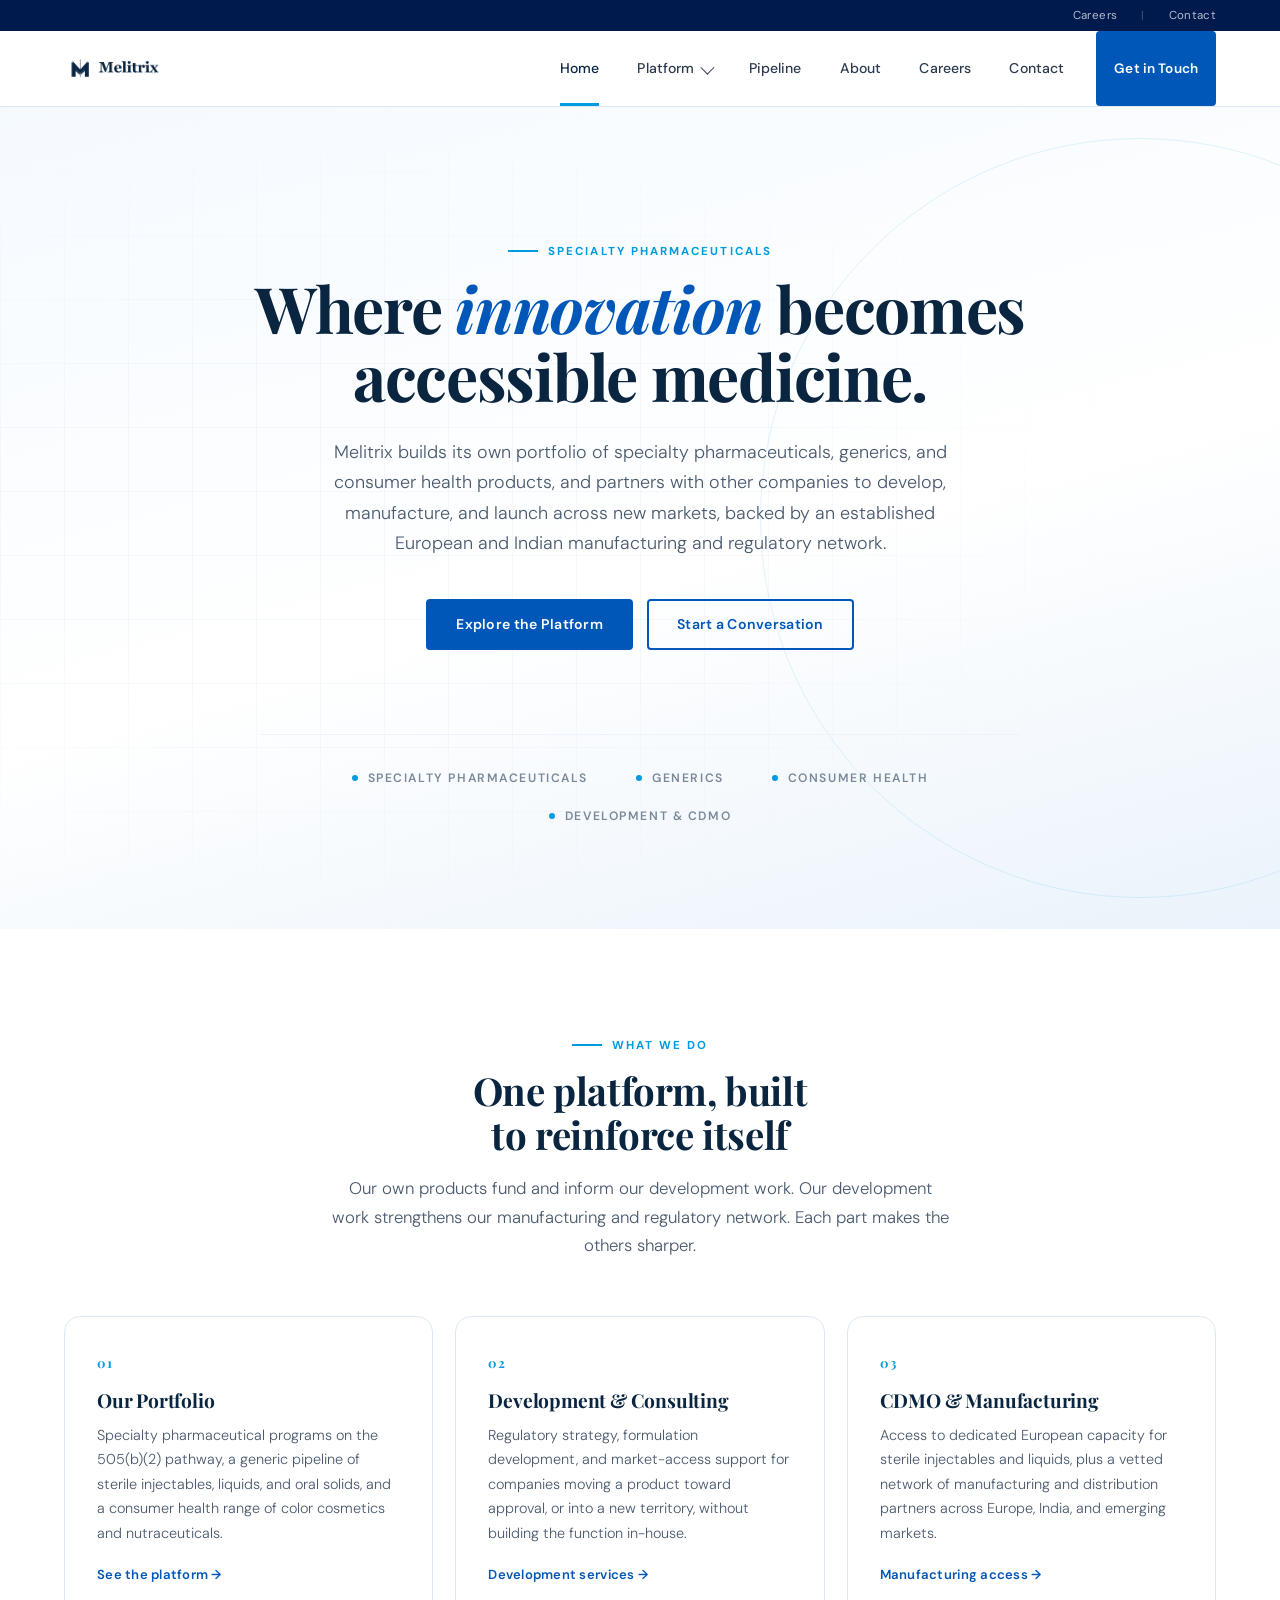
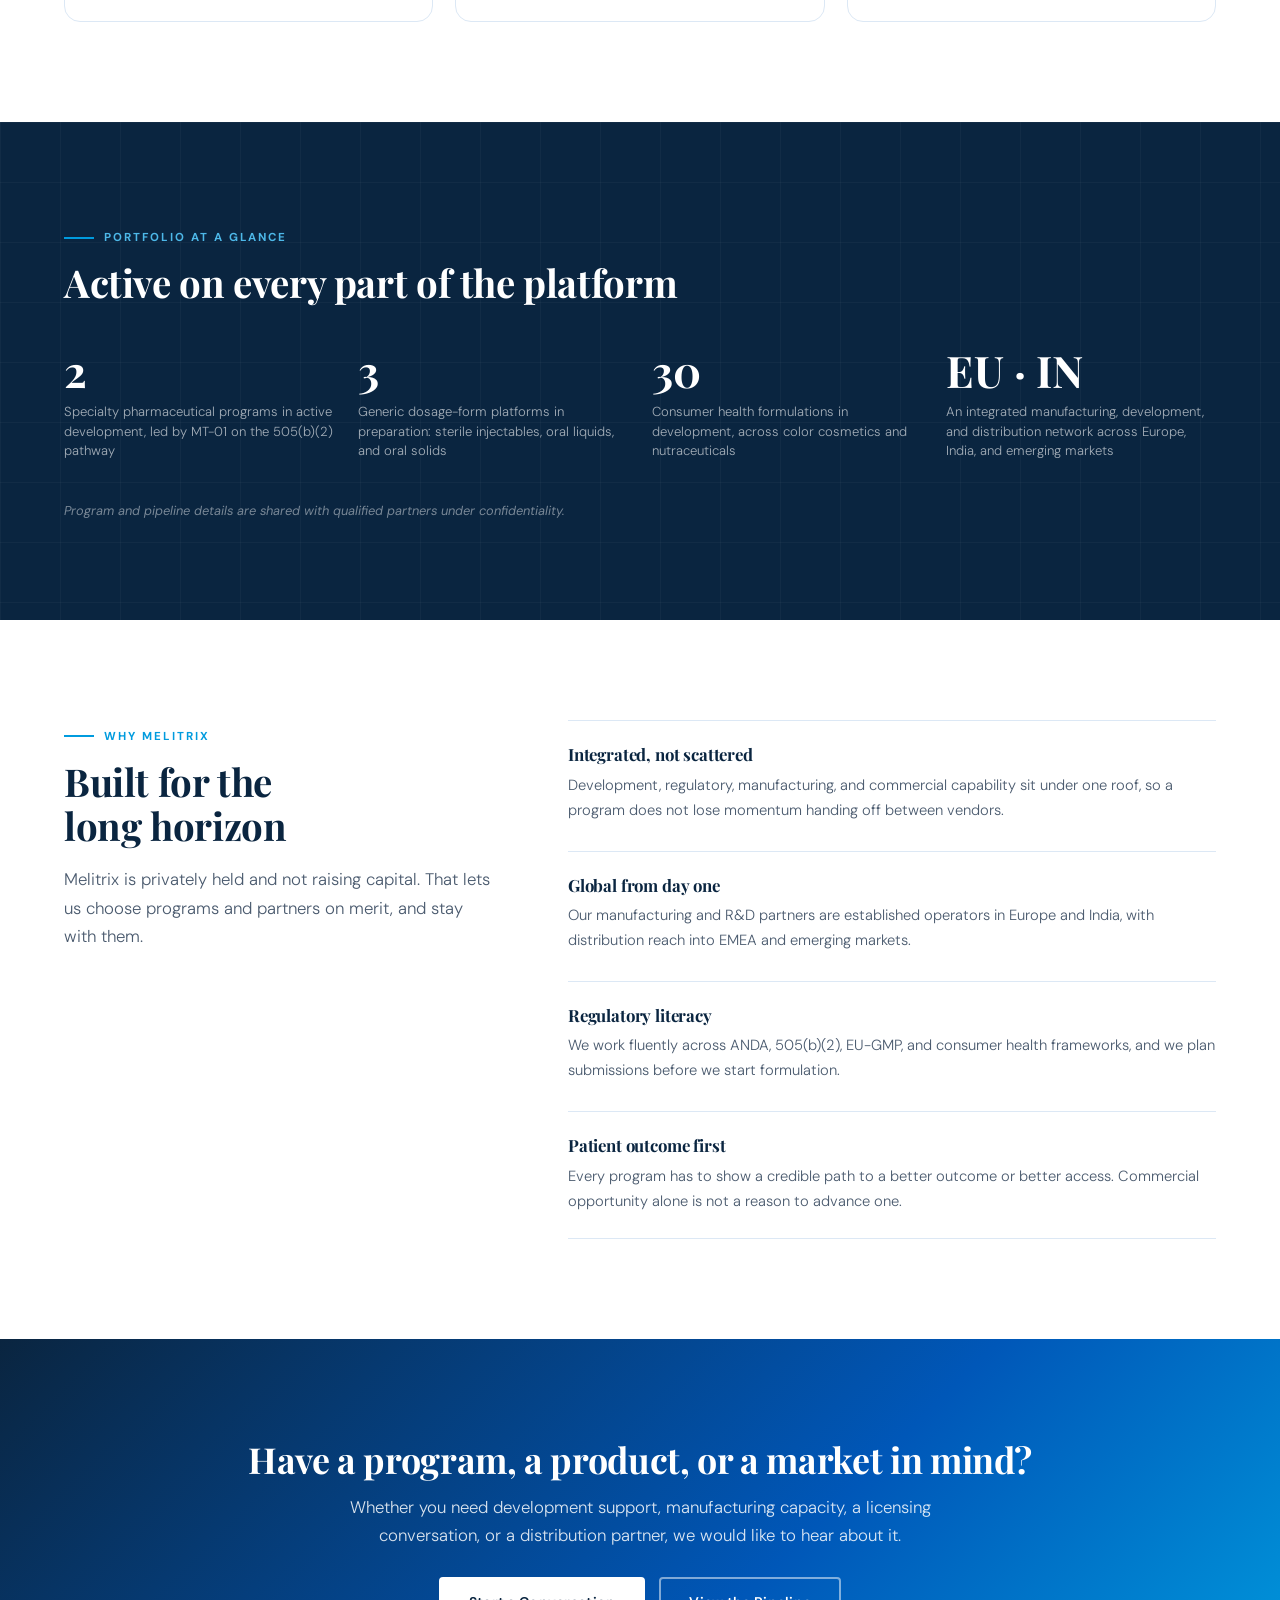
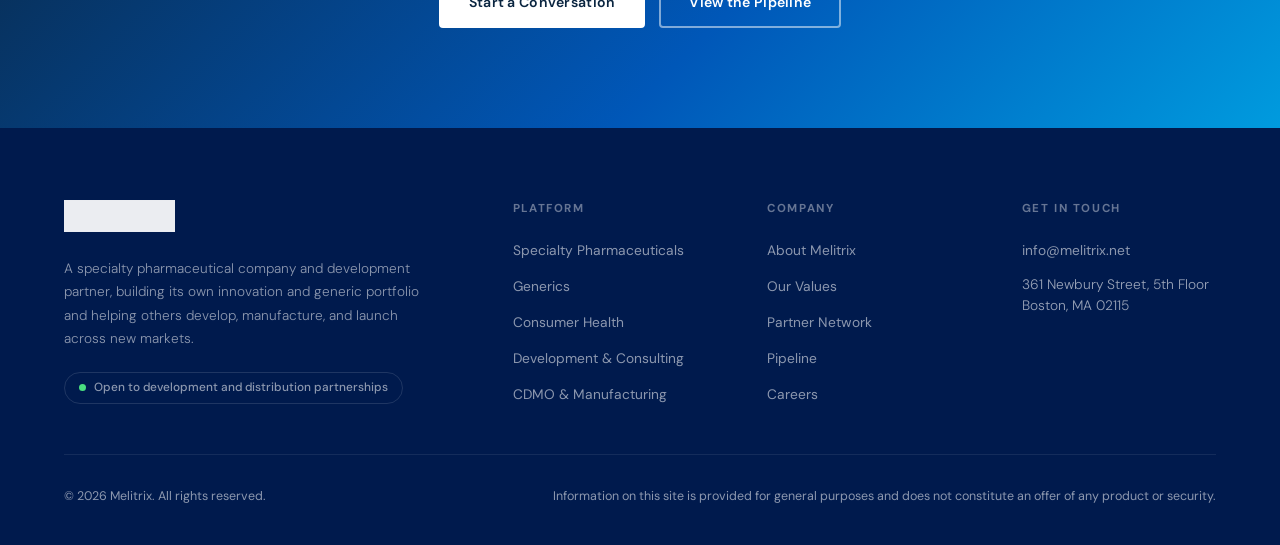
<file: index.html>
<!DOCTYPE html>
<html lang="en">
<head>
<meta charset="UTF-8">
<meta name="viewport" content="width=device-width, initial-scale=1.0">
<title>Melitrix, Specialty Pharmaceutical Company &amp; Development Partner</title>
<meta name="description" content="Melitrix is a specialty pharmaceutical company and development partner, building an innovation and generic portfolio and helping companies develop, manufacture, and launch products across new markets.">
<link rel="canonical" href="https://melitrix.net/">
<link rel="icon" href="/favicon.ico" sizes="48x48">
<link rel="icon" type="image/svg+xml" href="/assets/favicon.svg">
<link rel="icon" type="image/png" sizes="32x32" href="/assets/favicon-32.png">
<link rel="apple-touch-icon" href="/assets/apple-touch-icon.png">
<meta name="theme-color" content="#0a2540">
<meta property="og:type" content="website">
<meta property="og:site_name" content="Melitrix">
<meta property="og:title" content="Melitrix, Specialty Pharmaceutical Company &amp; Development Partner">
<meta property="og:description" content="Building an innovation and generic portfolio, and helping companies develop, manufacture, and launch products across new markets.">
<meta property="og:url" content="https://melitrix.net/">
<meta property="og:image" content="https://melitrix.net/assets/og-image.png">
<meta name="twitter:card" content="summary_large_image">
<link href="https://fonts.googleapis.com/css2?family=Playfair+Display:wght@400;600;700&family=DM+Sans:ital,wght@0,300;0,400;0,500;0,600;1,300&display=swap" rel="stylesheet">
<link rel="stylesheet" href="assets/shared.css?v=4">
<style>
  /* ─── HERO ─── */
  .home-hero {
    position: relative;
    overflow: hidden;
    padding: 128px 5% 104px;
    display: flex;
    align-items: center;
    background: linear-gradient(165deg, #f5faff 0%, #ffffff 55%, #eaf3fb 100%);
  }
  .home-hero::before {
    content: '';
    position: absolute; inset: 0;
    background-image:
      linear-gradient(rgba(0,87,184,0.04) 1px, transparent 1px),
      linear-gradient(90deg, rgba(0,87,184,0.04) 1px, transparent 1px);
    background-size: 64px 64px;
    pointer-events: none;
    mask-image: radial-gradient(ellipse 80% 70% at 30% 50%, black 30%, transparent 75%);
    -webkit-mask-image: radial-gradient(ellipse 80% 70% at 30% 50%, black 30%, transparent 75%);
  }
  .home-hero::after {
    content: '';
    position: absolute;
    right: -240px; top: 50%;
    transform: translateY(-50%);
    width: 760px; height: 760px;
    border-radius: 50%;
    border: 1px solid rgba(0,155,222,0.12);
    pointer-events: none;
  }
  .home-hero-inner {
    position: relative; z-index: 2;
    max-width: 960px;
    margin: 0 auto;
    width: 100%;
    text-align: center;
  }
  .home-hero h1 {
    font-size: clamp(2.5rem, 5vw, 4.2rem);
    font-weight: 700;
    color: var(--navy);
    margin-bottom: 26px;
    text-wrap: balance;
    letter-spacing: -0.02em;
    line-height: 1.07;
  }
  .home-hero h1 em { font-style: italic; color: var(--blue); }
  .home-hero-sub {
    font-size: clamp(1.02rem, 1.4vw, 1.2rem);
    line-height: 1.7;
    color: var(--slate);
    margin: 0 auto 40px;
    font-weight: 300;
    max-width: 660px;
    text-wrap: pretty;
  }
  .home-hero-actions {
    display: flex; gap: 14px;
    justify-content: center;
    flex-wrap: wrap;
  }
  .home-creds {
    margin-top: 84px;
    padding-top: 34px;
    border-top: 1px solid var(--border-soft);
    display: flex;
    flex-wrap: wrap;
    justify-content: center;
    gap: 20px 48px;
    max-width: 760px;
    margin-left: auto;
    margin-right: auto;
  }
  .home-cred {
    font-size: 0.76rem;
    font-weight: 600;
    letter-spacing: 0.13em;
    text-transform: uppercase;
    color: var(--light-slate);
    display: flex; align-items: center; gap: 10px;
  }
  .home-cred-dot {
    width: 6px; height: 6px;
    border-radius: 50%;
    background: var(--sky);
    flex-shrink: 0;
  }

  /* ─── SECTION HEAD (centered) ─── */
  .home-sec-head { text-align: center; max-width: 640px; margin: 0 auto 56px; }
  .home-sec-head .eyebrow { justify-content: center; }
  .home-sec-head .section-lead { margin-left: auto; margin-right: auto; }

  /* ─── PILLARS ─── */
  .pillars {
    display: grid;
    grid-template-columns: repeat(3, 1fr);
    gap: 22px;
  }
  .pillar {
    background: white;
    border: 1px solid var(--border);
    border-radius: 16px;
    padding: 36px 32px;
    display: flex; flex-direction: column;
    transition: transform 0.2s, box-shadow 0.2s, border-color 0.2s;
  }
  .pillar:hover {
    transform: translateY(-4px);
    border-color: var(--sky);
    box-shadow: var(--shadow-md);
  }
  .pillar-num {
    font-family: 'Playfair Display', serif;
    font-size: 0.82rem;
    font-weight: 700;
    letter-spacing: 0.16em;
    color: var(--sky);
    margin-bottom: 16px;
  }
  .pillar h3 {
    font-size: 1.2rem;
    font-weight: 700;
    color: var(--navy);
    margin-bottom: 12px;
  }
  .pillar p {
    font-size: 0.9rem;
    line-height: 1.7;
    color: var(--slate);
    font-weight: 300;
    margin-bottom: 20px;
    flex: 1;
  }
  .pillar-link {
    font-size: 0.82rem;
    font-weight: 600;
    color: var(--blue);
    text-decoration: none;
    letter-spacing: 0.02em;
  }
  .pillar-link::after { content: ' →'; }
  .pillar-link:hover { color: var(--navy); }

  /* ─── METRICS BAND ─── */
  .metrics {
    background: var(--navy);
    color: white;
    position: relative;
    overflow: hidden;
  }
  .metrics::before {
    content: '';
    position: absolute; inset: 0;
    background-image:
      linear-gradient(rgba(255,255,255,0.03) 1px, transparent 1px),
      linear-gradient(90deg, rgba(255,255,255,0.03) 1px, transparent 1px);
    background-size: 60px 60px;
    pointer-events: none;
  }
  .metrics .container { position: relative; z-index: 2; }
  .metrics-grid {
    display: grid;
    grid-template-columns: repeat(4, 1fr);
    gap: 24px;
    margin-top: 8px;
  }
  .metric { text-align: left; }
  .metric-value {
    font-family: 'Playfair Display', serif;
    font-size: clamp(2rem, 3.4vw, 2.9rem);
    font-weight: 700;
    color: white;
    line-height: 1;
    margin-bottom: 10px;
  }
  .metric-label {
    font-size: 0.82rem;
    line-height: 1.5;
    color: rgba(255,255,255,0.62);
    font-weight: 300;
  }
  .metrics-note {
    margin-top: 40px;
    font-size: 0.8rem;
    color: rgba(255,255,255,0.45);
    font-style: italic;
  }

  /* ─── WHY ─── */
  .why-inner {
    display: grid;
    grid-template-columns: 0.8fr 1.2fr;
    gap: 72px;
    align-items: start;
  }
  .why-list { display: flex; flex-direction: column; gap: 4px; }
  .why-item {
    padding: 24px 0;
    border-top: 1px solid var(--border);
  }
  .why-item:last-child { border-bottom: 1px solid var(--border); }
  .why-item h4 {
    font-size: 1.05rem;
    font-weight: 700;
    color: var(--navy);
    margin-bottom: 8px;
  }
  .why-item p {
    font-size: 0.92rem;
    line-height: 1.7;
    color: var(--slate);
    font-weight: 300;
  }

  /* ─── CTA BAND ─── */
  .home-cta {
    background: linear-gradient(135deg, var(--navy) 0%, var(--blue) 60%, var(--sky) 100%);
    color: white;
    text-align: center;
  }
  .home-cta h2 {
    color: white;
    font-size: clamp(1.7rem, 2.8vw, 2.3rem);
    margin-bottom: 14px;
  }
  .home-cta p {
    color: rgba(255,255,255,0.85);
    font-size: 1.05rem;
    max-width: 600px;
    margin: 0 auto 28px;
    font-weight: 300;
    line-height: 1.65;
  }
  .home-cta-actions { display: flex; gap: 14px; justify-content: center; flex-wrap: wrap; }

  @media (max-width: 900px) {
    .pillars { grid-template-columns: 1fr; }
    .metrics-grid { grid-template-columns: 1fr 1fr; gap: 32px 24px; }
    .why-inner { grid-template-columns: 1fr; gap: 32px; }
  }
  @media (max-width: 700px) {
    .home-hero { padding: 104px 5% 84px; }
    .home-creds { gap: 14px 22px; margin-top: 56px; }
  }
  @media (max-width: 560px) {
    .metrics-grid { grid-template-columns: 1fr; }
    .home-hero h1 { font-size: 2.1rem; }
    .home-hero-inner { min-width: 0; }
    .home-hero-actions .btn { flex: 1 1 100%; justify-content: center; }
  }
  @media (max-width: 400px) {
    .home-hero h1 { font-size: 1.85rem; }
  }
</style>
</head>
<body>

<div id="site-nav"></div>

<!-- HERO -->
<section class="home-hero" data-screen-label="Home">
  <div class="home-hero-inner">
    <div class="eyebrow reveal" style="justify-content:center;">Specialty Pharmaceuticals</div>
    <h1 class="reveal reveal-delay-1">Where <em>innovation</em> becomes accessible medicine.</h1>
    <p class="home-hero-sub reveal reveal-delay-2">Melitrix builds its own portfolio of specialty pharmaceuticals, generics, and consumer health products, and partners with other companies to develop, manufacture, and launch across new markets, backed by an established European and Indian manufacturing and regulatory network.</p>
    <div class="home-hero-actions reveal reveal-delay-3">
      <a href="asset-classes.html" class="btn btn-primary">Explore the Platform</a>
      <a href="contact.html" class="btn btn-outline">Start a Conversation</a>
    </div>

    <div class="home-creds reveal reveal-delay-3">
      <div class="home-cred"><span class="home-cred-dot"></span>Specialty Pharmaceuticals</div>
      <div class="home-cred"><span class="home-cred-dot"></span>Generics</div>
      <div class="home-cred"><span class="home-cred-dot"></span>Consumer Health</div>
      <div class="home-cred"><span class="home-cred-dot"></span>Development &amp; CDMO</div>
    </div>
  </div>
</section>

<!-- PILLARS -->
<section data-screen-label="Home / What we do">
  <div class="container">
    <div class="home-sec-head">
      <div class="eyebrow reveal">What We Do</div>
      <h2 class="section-title reveal reveal-delay-1">One platform, built to reinforce itself</h2>
      <p class="section-lead reveal reveal-delay-2">Our own products fund and inform our development work. Our development work strengthens our manufacturing and regulatory network. Each part makes the others sharper.</p>
    </div>
    <div class="pillars">
      <div class="pillar reveal">
        <div class="pillar-num">01</div>
        <h3>Our Portfolio</h3>
        <p>Specialty pharmaceutical programs on the 505(b)(2) pathway, a generic pipeline of sterile injectables, liquids, and oral solids, and a consumer health range of color cosmetics and nutraceuticals.</p>
        <a href="asset-classes.html#specialty" class="pillar-link">See the platform</a>
      </div>
      <div class="pillar reveal reveal-delay-1">
        <div class="pillar-num">02</div>
        <h3>Development &amp; Consulting</h3>
        <p>Regulatory strategy, formulation development, and market-access support for companies moving a product toward approval, or into a new territory, without building the function in-house.</p>
        <a href="asset-classes.html#consulting" class="pillar-link">Development services</a>
      </div>
      <div class="pillar reveal reveal-delay-2">
        <div class="pillar-num">03</div>
        <h3>CDMO &amp; Manufacturing</h3>
        <p>Access to dedicated European capacity for sterile injectables and liquids, plus a vetted network of manufacturing and distribution partners across Europe, India, and emerging markets.</p>
        <a href="asset-classes.html#cdmo" class="pillar-link">Manufacturing access</a>
      </div>
    </div>
  </div>
</section>

<!-- METRICS -->
<section class="metrics" data-screen-label="Home / Portfolio at a glance">
  <div class="container">
    <div class="home-sec-head" style="text-align:left; margin:0 0 44px;">
      <div class="eyebrow reveal" style="color:var(--sky-light);">Portfolio at a Glance</div>
      <h2 class="section-title reveal reveal-delay-1" style="color:white;">Active on every part of the platform</h2>
    </div>
    <div class="metrics-grid">
      <div class="metric reveal">
        <div class="metric-value">2</div>
        <div class="metric-label">Specialty pharmaceutical programs in active development, led by MT-01 on the 505(b)(2) pathway</div>
      </div>
      <div class="metric reveal reveal-delay-1">
        <div class="metric-value">3</div>
        <div class="metric-label">Generic dosage-form platforms in preparation: sterile injectables, oral liquids, and oral solids</div>
      </div>
      <div class="metric reveal reveal-delay-2">
        <div class="metric-value">30</div>
        <div class="metric-label">Consumer health formulations in development, across color cosmetics and nutraceuticals</div>
      </div>
      <div class="metric reveal reveal-delay-3">
        <div class="metric-value">EU &middot; IN</div>
        <div class="metric-label">An integrated manufacturing, development, and distribution network across Europe, India, and emerging markets</div>
      </div>
    </div>
    <p class="metrics-note reveal">Program and pipeline details are shared with qualified partners under confidentiality.</p>
  </div>
</section>

<!-- WHY -->
<section data-screen-label="Home / Why Melitrix">
  <div class="container">
    <div class="why-inner">
      <div>
        <div class="eyebrow reveal">Why Melitrix</div>
        <h2 class="section-title reveal reveal-delay-1">Built for the long horizon</h2>
        <p class="section-lead reveal reveal-delay-2">Melitrix is privately held and not raising capital. That lets us choose programs and partners on merit, and stay with them.</p>
      </div>
      <div class="why-list">
        <div class="why-item reveal">
          <h4>Integrated, not scattered</h4>
          <p>Development, regulatory, manufacturing, and commercial capability sit under one roof, so a program does not lose momentum handing off between vendors.</p>
        </div>
        <div class="why-item reveal reveal-delay-1">
          <h4>Global from day one</h4>
          <p>Our manufacturing and R&amp;D partners are established operators in Europe and India, with distribution reach into EMEA and emerging markets.</p>
        </div>
        <div class="why-item reveal reveal-delay-2">
          <h4>Regulatory literacy</h4>
          <p>We work fluently across ANDA, 505(b)(2), EU-GMP, and consumer health frameworks, and we plan submissions before we start formulation.</p>
        </div>
        <div class="why-item reveal reveal-delay-3">
          <h4>Patient outcome first</h4>
          <p>Every program has to show a credible path to a better outcome or better access. Commercial opportunity alone is not a reason to advance one.</p>
        </div>
      </div>
    </div>
  </div>
</section>

<!-- CTA -->
<section class="home-cta" data-screen-label="Home / CTA">
  <div class="container">
    <h2 class="reveal">Have a program, a product, or a market in mind?</h2>
    <p class="reveal reveal-delay-1">Whether you need development support, manufacturing capacity, a licensing conversation, or a distribution partner, we would like to hear about it.</p>
    <div class="home-cta-actions reveal reveal-delay-2">
      <a href="contact.html" class="btn btn-white">Start a Conversation</a>
      <a href="asset-classes.html#pipeline" class="btn btn-ghost">View the Pipeline</a>
    </div>
  </div>
</section>

<footer class="site-footer" id="site-footer"></footer>
<div id="site-tweaks"></div>

<script src="assets/chrome.js"></script>
<script src="assets/shared.js"></script>
<script>
  MelitrixChrome.mount('home');
  window.addEventListener('load', () => {
    document.querySelectorAll('.home-hero .reveal').forEach((el, i) => {
      setTimeout(() => el.classList.add('visible'), 200 + i * 120);
    });
  });
</script>
</body>
</html>
</file>
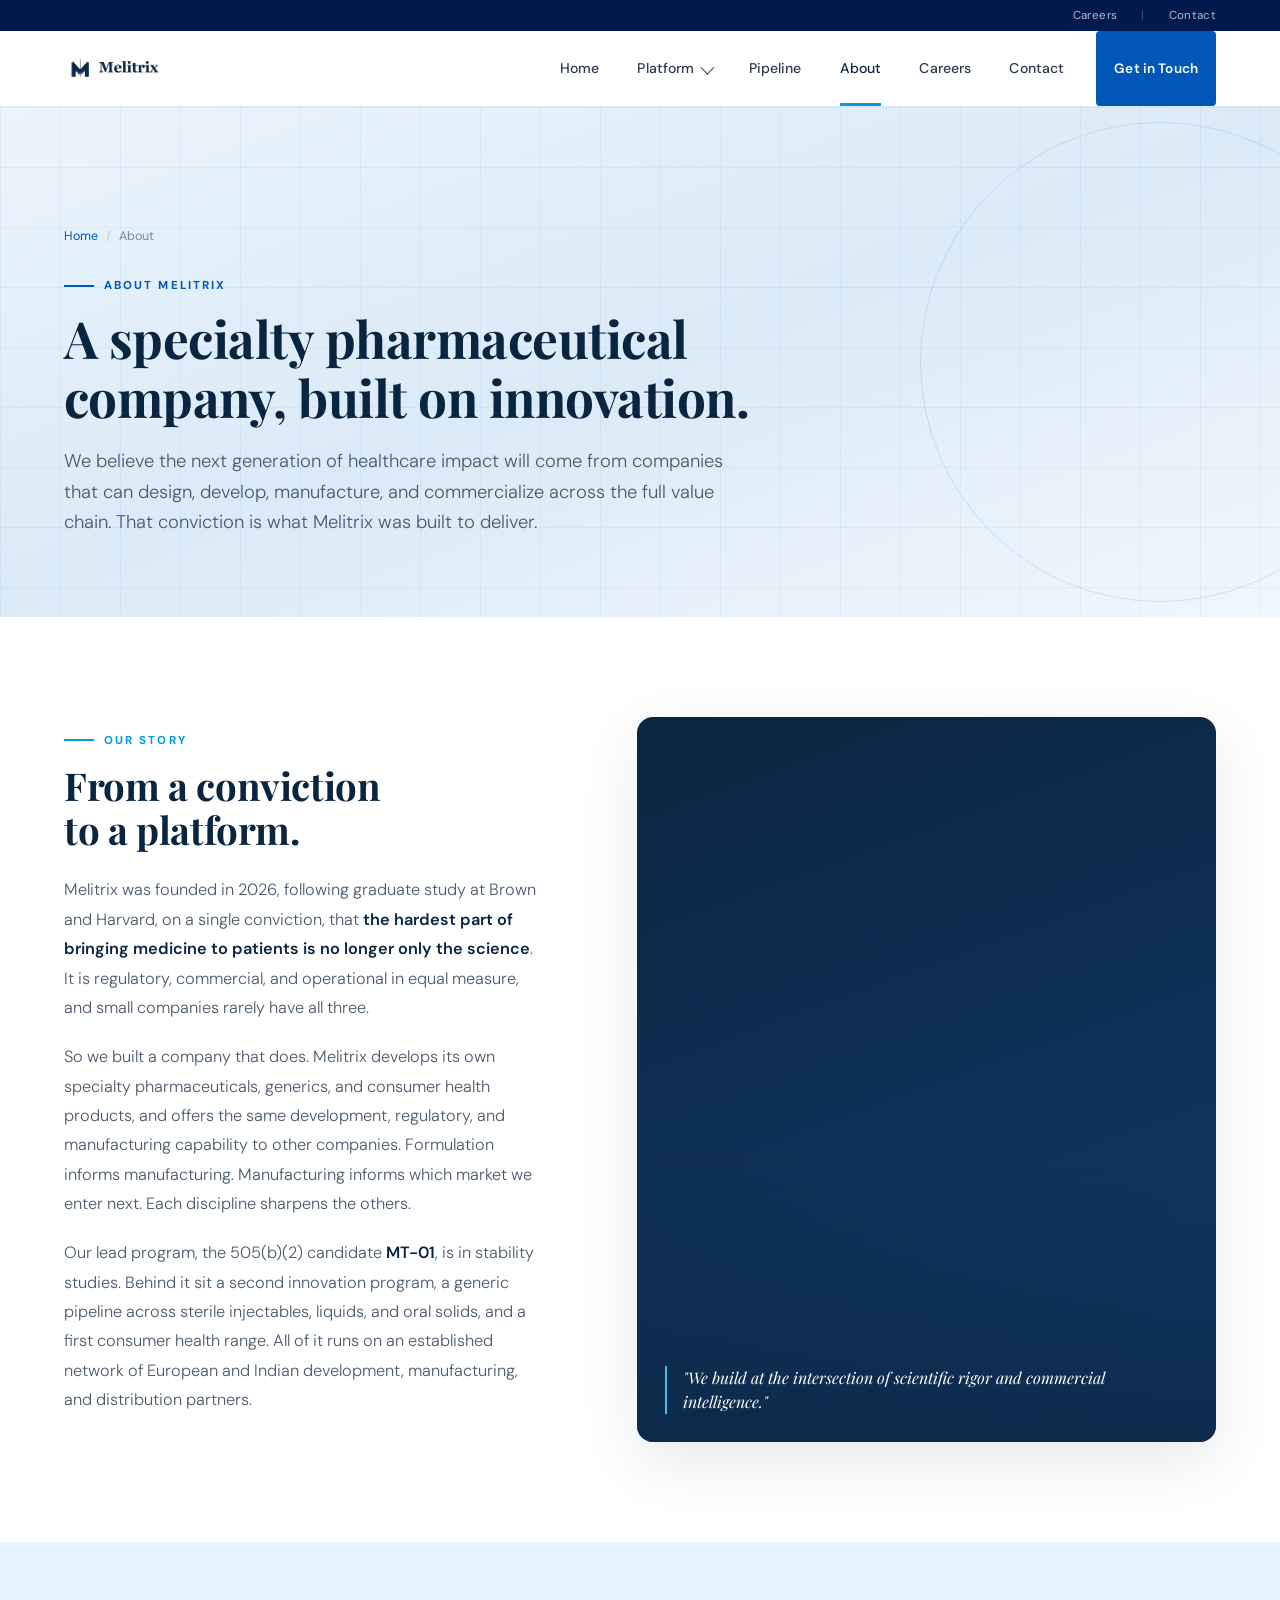
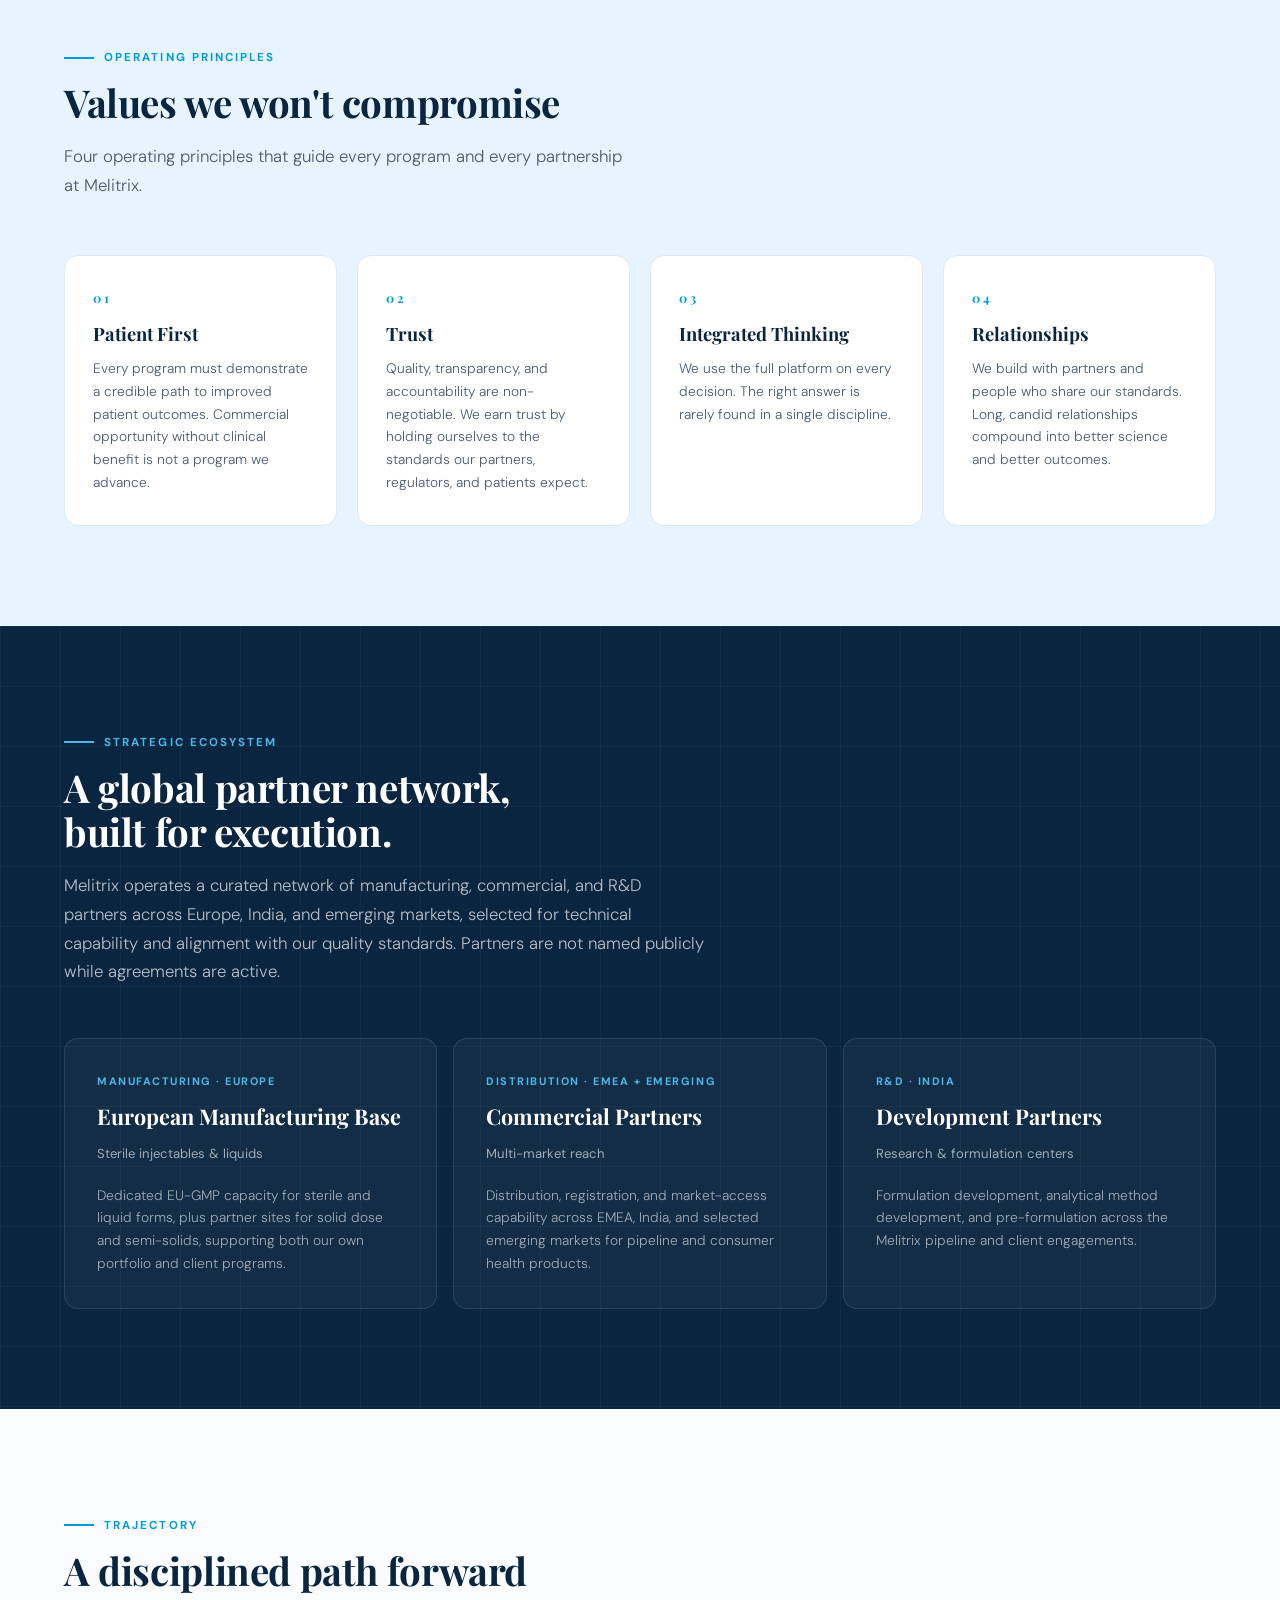
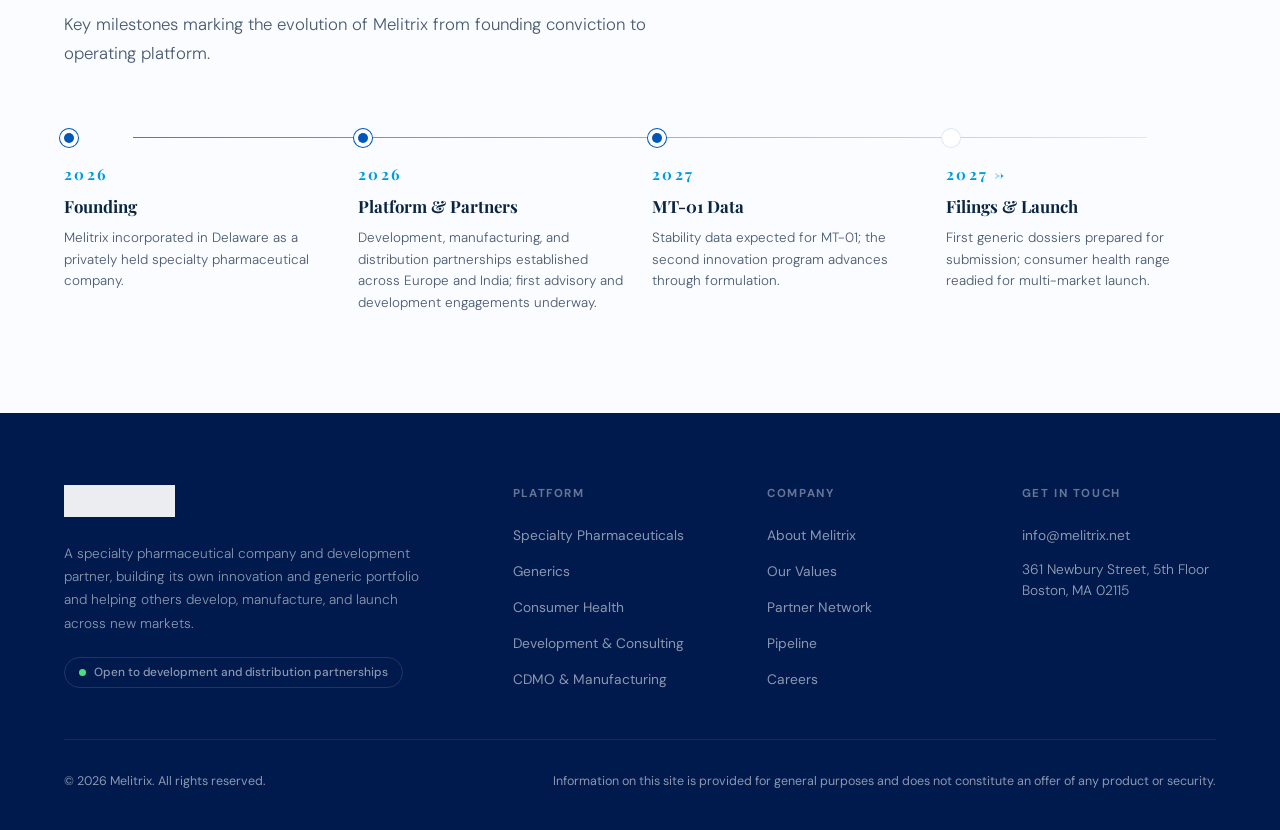
<file: about.html>
<!DOCTYPE html>
<html lang="en">
<head>
<meta charset="UTF-8">
<meta name="viewport" content="width=device-width, initial-scale=1.0">
<title>Melitrix, About</title>
<meta name="description" content="Melitrix is a specialty pharmaceutical company founded in 2026 on an innovation-first thesis, backed by an established European and Indian manufacturing and regulatory network. Privately held, built for the long horizon.">
<link rel="canonical" href="https://melitrix.net/about.html">
<link rel="icon" href="/favicon.ico" sizes="48x48">
<link rel="icon" type="image/svg+xml" href="/assets/favicon.svg">
<link rel="icon" type="image/png" sizes="32x32" href="/assets/favicon-32.png">
<link rel="apple-touch-icon" href="/assets/apple-touch-icon.png">
<meta name="theme-color" content="#0a2540">
<meta property="og:type" content="website">
<meta property="og:site_name" content="Melitrix">
<meta property="og:title" content="Melitrix, About">
<meta property="og:description" content="A specialty pharmaceutical company founded in 2026 on an innovation-first thesis, backed by an established European and Indian network.">
<meta property="og:url" content="https://melitrix.net/about.html">
<meta property="og:image" content="https://melitrix.net/assets/og-image.png">
<meta name="twitter:card" content="summary_large_image">
<link href="https://fonts.googleapis.com/css2?family=Playfair+Display:wght@400;600;700&family=DM+Sans:ital,wght@0,300;0,400;0,500;0,600;1,300&display=swap" rel="stylesheet">
<link rel="stylesheet" href="assets/shared.css?v=4">
<style>
  /* ── STORY ── */
  .story-section { background: white; padding: 100px 5%; }
  .story-inner {
    max-width: 1240px; margin: 0 auto;
    display: grid; grid-template-columns: 1fr 1.2fr;
    gap: 90px; align-items: center;
  }
  .story-text p {
    font-size: 1.02rem;
    line-height: 1.8;
    color: var(--slate);
    font-weight: 300;
    margin-bottom: 20px;
    text-wrap: pretty;
  }
  .story-text p strong { color: var(--navy); font-weight: 600; }
  .story-image {
    position: relative;
    border-radius: 16px;
    overflow: hidden;
    aspect-ratio: 4 / 5;
    box-shadow: var(--shadow-lg);
  }
  .story-image img { width: 100%; height: 100%; object-fit: cover; }
  .story-image::after {
    content: '';
    position: absolute; bottom: 0; left: 0; right: 0;
    height: 40%;
    background: linear-gradient(180deg, transparent, rgba(10,37,64,0.7));
  }
  .story-image-quote {
    position: absolute;
    bottom: 28px; left: 28px; right: 28px;
    color: white;
    font-family: 'Playfair Display', serif;
    font-size: 1rem;
    font-style: italic;
    line-height: 1.5;
    z-index: 2;
    border-left: 2px solid var(--sky-light);
    padding-left: 16px;
  }

  /* ── VALUES ── */
  .values-section { background: var(--ice); padding: 100px 5%; }
  .values-grid {
    display: grid;
    grid-template-columns: repeat(4, 1fr);
    gap: 20px;
    margin-top: 56px;
  }
  .value-card {
    background: white;
    border: 1px solid var(--border);
    border-radius: 14px;
    padding: 32px 28px;
    transition: transform 0.2s, box-shadow 0.2s, border-color 0.2s;
  }
  .value-card:hover {
    transform: translateY(-4px);
    border-color: var(--sky);
    box-shadow: var(--shadow-md);
  }
  .value-num {
    font-family: 'Playfair Display', serif;
    font-size: 0.8rem;
    font-weight: 700;
    letter-spacing: 0.2em;
    color: var(--sky);
    margin-bottom: 12px;
  }
  .value-title {
    font-family: 'Playfair Display', serif;
    font-size: 1.15rem;
    font-weight: 700;
    color: var(--navy);
    margin-bottom: 10px;
  }
  .value-text {
    font-size: 0.86rem;
    line-height: 1.65;
    color: var(--slate);
    font-weight: 300;
  }

  /* ── FOUNDER CARD ── */
  .founder-card {
    margin-top: 56px;
    background: white;
    border: 1px solid var(--border);
    border-radius: 20px;
    overflow: hidden;
    box-shadow: var(--shadow-md);
    position: relative;
  }
  .founder-inner {
    display: grid;
    grid-template-columns: 420px 1fr;
    gap: 0;
    align-items: stretch;
  }
  .founder-portrait {
    position: relative;
    aspect-ratio: 4 / 5;
    background: linear-gradient(160deg, #f4f7fb 0%, #e6ecf3 100%);
    overflow: hidden;
    align-self: start;
  }
  .founder-portrait img {
    width: 100%;
    height: 100%;
    object-fit: cover;
    display: block;
  }
  .founder-portrait-meta {
    position: absolute;
    top: 28px;
    left: 28px;
    font-size: 0.7rem;
    font-weight: 700;
    letter-spacing: 0.18em;
    text-transform: uppercase;
    color: white;
    background: rgba(10, 37, 64, 0.82);
    backdrop-filter: blur(6px);
    -webkit-backdrop-filter: blur(6px);
    padding: 8px 14px;
    border-radius: 100px;
    z-index: 2;
    white-space: nowrap;
  }
  .founder-body {
    padding: 56px 60px 52px;
    display: flex;
    flex-direction: column;
    justify-content: center;
  }
  .founder-name {
    font-family: 'Playfair Display', serif;
    font-size: 2.4rem;
    font-weight: 700;
    color: var(--navy);
    letter-spacing: -0.02em;
    margin-bottom: 6px;
  }
  .founder-role {
    font-size: 0.8rem;
    font-weight: 700;
    color: var(--sky);
    letter-spacing: 0.12em;
    text-transform: uppercase;
    margin-bottom: 28px;
  }
  .founder-lede {
    font-size: 1rem;
    line-height: 1.75;
    color: var(--slate);
    font-weight: 300;
    margin-bottom: 18px;
    text-wrap: pretty;
    max-width: 620px;
  }
  .founder-lede strong {
    color: var(--navy);
    font-weight: 600;
  }
  .founder-quote {
    margin: 14px 0 0;
    padding: 22px 26px;
    border-left: 3px solid var(--sky);
    background: var(--paper);
    font-family: 'Playfair Display', serif;
    font-size: 1.1rem;
    font-style: italic;
    line-height: 1.55;
    color: var(--navy);
    max-width: 620px;
    border-radius: 0 10px 10px 0;
    text-wrap: pretty;
  }
  @media (max-width: 900px) {
    .founder-inner { grid-template-columns: 1fr; }
    .founder-portrait { min-height: 460px; aspect-ratio: 4 / 5; }
    .founder-body { padding: 40px 30px; }
    .founder-name { font-size: 1.8rem; }
  }

  /* ── LEADERSHIP ── */
  .leader-section { background: white; padding: 100px 5%; }
  .leader-grid {
    display: grid;
    grid-template-columns: repeat(3, 1fr);
    gap: 32px;
    margin-top: 56px;
  }
  .leader-card {
    background: white;
    border: 1px solid var(--border);
    border-radius: 14px;
    overflow: hidden;
    display: flex; flex-direction: column;
    transition: transform 0.2s, box-shadow 0.2s;
  }
  .leader-card:hover { transform: translateY(-4px); box-shadow: var(--shadow-md); }
  .leader-photo {
    aspect-ratio: 4 / 3;
    background: linear-gradient(135deg, var(--navy) 0%, var(--blue) 60%, var(--sky) 100%);
    position: relative;
    overflow: hidden;
  }
  .leader-photo img {
    width: 100%; height: 100%; object-fit: cover;
  }
  .leader-photo.placeholder {
    display: flex; align-items: center; justify-content: center;
  }
  .leader-photo.placeholder::before {
    content: '';
    position: absolute; inset: 0;
    background-image:
      linear-gradient(rgba(255,255,255,0.05) 1px, transparent 1px),
      linear-gradient(90deg, rgba(255,255,255,0.05) 1px, transparent 1px);
    background-size: 20px 20px;
  }
  .leader-initials {
    font-family: 'Playfair Display', serif;
    font-size: 3.5rem;
    font-weight: 700;
    color: rgba(255,255,255,0.9);
    position: relative;
    z-index: 2;
  }
  .leader-body { padding: 26px 28px; flex: 1; display: flex; flex-direction: column; }
  .leader-name {
    font-family: 'Playfair Display', serif;
    font-size: 1.3rem;
    font-weight: 700;
    color: var(--navy);
    margin-bottom: 4px;
  }
  .leader-role {
    font-size: 0.85rem;
    color: var(--sky);
    font-weight: 600;
    letter-spacing: 0.02em;
    margin-bottom: 14px;
  }
  .leader-bio {
    font-size: 0.85rem;
    line-height: 1.65;
    color: var(--slate);
    font-weight: 300;
    margin-bottom: 18px;
    flex: 1;
  }
  .leader-creds {
    display: flex; gap: 6px; flex-wrap: wrap;
  }
  .cred-pill {
    font-size: 0.68rem;
    font-weight: 600;
    letter-spacing: 0.04em;
    padding: 4px 10px;
    border-radius: 100px;
    background: var(--ice);
    color: var(--blue);
    border: 1px solid var(--border);
  }

  /* ── PARTNERS ── */
  .partner-section { background: var(--navy); color: white; padding: 100px 5%; position: relative; overflow: hidden; }
  .partner-section::before {
    content: ''; position: absolute; inset: 0;
    background-image:
      linear-gradient(rgba(255,255,255,0.03) 1px, transparent 1px),
      linear-gradient(90deg, rgba(255,255,255,0.03) 1px, transparent 1px);
    background-size: 60px 60px;
  }
  .partner-section > .container { position: relative; z-index: 2; }
  .partner-section .eyebrow { color: var(--sky-light); }
  .partner-section .eyebrow::before { background: var(--sky-light); }
  .partner-section .section-title { color: white; }
  .partner-section .section-lead { color: rgba(255,255,255,0.7); }
  .partner-cards {
    display: grid;
    grid-template-columns: repeat(3, 1fr);
    gap: 16px;
    margin-top: 52px;
  }
  .partner-entry {
    background: rgba(255,255,255,0.04);
    border: 1px solid rgba(255,255,255,0.1);
    border-radius: 14px;
    padding: 34px 32px;
    transition: background 0.2s, border-color 0.2s;
    display: flex; flex-direction: column; gap: 14px;
  }
  .partner-entry:hover {
    background: rgba(255,255,255,0.07);
    border-color: rgba(0,155,222,0.4);
  }
  .partner-role-tag {
    font-size: 0.68rem;
    font-weight: 700;
    letter-spacing: 0.14em;
    text-transform: uppercase;
    color: var(--sky-light);
  }
  .partner-company {
    font-family: 'Playfair Display', serif;
    font-size: 1.35rem;
    font-weight: 700;
    color: white;
    line-height: 1.25;
  }
  .partner-geo {
    font-size: 0.82rem;
    color: rgba(255,255,255,0.6);
    font-weight: 400;
  }
  .partner-desc {
    font-size: 0.86rem;
    line-height: 1.65;
    color: rgba(255,255,255,0.6);
    font-weight: 300;
    margin-top: 6px;
  }
  .partner-link {
    margin-top: auto;
    font-size: 0.8rem;
    font-weight: 600;
    color: var(--sky-light);
    text-decoration: none;
    letter-spacing: 0.03em;
  }
  .partner-link::after { content: ' →'; }
  .partner-link:hover { color: white; }

  /* ── TIMELINE ── */
  .timeline-section { background: var(--paper); padding: 100px 5%; }
  .timeline {
    display: grid;
    grid-template-columns: repeat(4, 1fr);
    gap: 24px;
    margin-top: 56px;
    position: relative;
  }
  .timeline::before {
    content: '';
    position: absolute;
    top: 14px; left: 6%; right: 6%;
    height: 1px;
    background: linear-gradient(90deg, var(--sky) 0%, var(--border) 100%);
  }
  .milestone {
    position: relative;
    padding-top: 40px;
  }
  .milestone::before {
    content: '';
    position: absolute;
    top: 10px; left: 0;
    width: 10px; height: 10px;
    border-radius: 50%;
    background: var(--blue);
    box-shadow: 0 0 0 4px white, 0 0 0 5px var(--blue);
  }
  .milestone.future::before {
    background: white;
    box-shadow: 0 0 0 4px white, 0 0 0 5px var(--border);
  }
  .milestone-date {
    font-family: 'Playfair Display', serif;
    font-size: 0.95rem;
    font-weight: 700;
    color: var(--sky);
    letter-spacing: 0.15em;
    margin-bottom: 8px;
  }
  .milestone-title {
    font-family: 'Playfair Display', serif;
    font-size: 1.05rem;
    font-weight: 700;
    color: var(--navy);
    margin-bottom: 8px;
  }
  .milestone-text {
    font-size: 0.84rem;
    line-height: 1.6;
    color: var(--slate);
    font-weight: 300;
  }

  @media (max-width: 900px) {
    .story-inner { grid-template-columns: 1fr; gap: 40px; }
    .values-grid { grid-template-columns: 1fr 1fr; }
    .leader-grid, .partner-cards { grid-template-columns: 1fr; }
    .timeline { grid-template-columns: 1fr 1fr; gap: 32px; }
    .timeline::before { display: none; }
  }
  @media (max-width: 600px) {
    .values-grid { grid-template-columns: 1fr; }
    .timeline { grid-template-columns: 1fr; }
  }
</style>
</head>
<body>

<div id="site-nav"></div>

<header class="page-header" data-screen-label="About / Header">
  <div class="container">
    <div class="crumb reveal">
      <a href="index.html">Home</a>
      <span class="crumb-sep">/</span>
      <span>About</span>
    </div>
    <div class="eyebrow reveal">About Melitrix</div>
    <h1 class="reveal reveal-delay-1">A specialty pharmaceutical company, built on innovation.</h1>
    <p class="page-sub reveal reveal-delay-2">We believe the next generation of healthcare impact will come from companies that can design, develop, manufacture, and commercialize across the full value chain. That conviction is what Melitrix was built to deliver.</p>
  </div>
</header>

<!-- STORY -->
<section class="story-section" id="story" data-screen-label="About / Story">
  <div class="story-inner">
    <div class="story-text">
      <div class="eyebrow reveal">Our Story</div>
      <h2 class="section-title reveal reveal-delay-1" style="margin-bottom: 24px;">From a conviction to a platform.</h2>
      <p class="reveal reveal-delay-2">Melitrix was founded in 2026, following graduate study at Brown and Harvard, on a single conviction, that <strong>the hardest part of bringing medicine to patients is no longer only the science</strong>. It is regulatory, commercial, and operational in equal measure, and small companies rarely have all three.</p>
      <p class="reveal reveal-delay-2">So we built a company that does. Melitrix develops its own specialty pharmaceuticals, generics, and consumer health products, and offers the same development, regulatory, and manufacturing capability to other companies. Formulation informs manufacturing. Manufacturing informs which market we enter next. Each discipline sharpens the others.</p>
      <p class="reveal reveal-delay-3">Our lead program, the 505(b)(2) candidate <strong>MT-01</strong>, is in stability studies. Behind it sit a second innovation program, a generic pipeline across sterile injectables, liquids, and oral solids, and a first consumer health range. All of it runs on an established network of European and Indian development, manufacturing, and distribution partners.</p>
    </div>
    <div class="story-image reveal reveal-delay-1" style="background: linear-gradient(160deg, #0a2540 0%, #123a6b 100%);">
      <div class="story-image-quote">"We build at the intersection of scientific rigor and commercial intelligence."</div>
    </div>
  </div>
</section>

<!-- VALUES -->
<section class="values-section" id="values" data-screen-label="About / Values">
  <div class="container">
    <div class="section-head">
      <div class="eyebrow reveal">Operating Principles</div>
      <h2 class="section-title reveal reveal-delay-1">Values we won't compromise</h2>
      <p class="section-lead reveal reveal-delay-2">Four operating principles that guide every program and every partnership at Melitrix.</p>
    </div>
    <div class="values-grid">
      <div class="value-card reveal">
        <div class="value-num">01</div>
        <div class="value-title">Patient First</div>
        <p class="value-text">Every program must demonstrate a credible path to improved patient outcomes. Commercial opportunity without clinical benefit is not a program we advance.</p>
      </div>
      <div class="value-card reveal reveal-delay-1">
        <div class="value-num">02</div>
        <div class="value-title">Trust</div>
        <p class="value-text">Quality, transparency, and accountability are non-negotiable. We earn trust by holding ourselves to the standards our partners, regulators, and patients expect.</p>
      </div>
      <div class="value-card reveal reveal-delay-2">
        <div class="value-num">03</div>
        <div class="value-title">Integrated Thinking</div>
        <p class="value-text">We use the full platform on every decision. The right answer is rarely found in a single discipline.</p>
      </div>
      <div class="value-card reveal reveal-delay-3">
        <div class="value-num">04</div>
        <div class="value-title">Relationships</div>
        <p class="value-text">We build with partners and people who share our standards. Long, candid relationships compound into better science and better outcomes.</p>
      </div>
    </div>
  </div>
</section>

<!-- PARTNERS -->
<section class="partner-section" id="partners" data-screen-label="About / Partners">
  <div class="container">
    <div class="section-head">
      <div class="eyebrow reveal">Strategic Ecosystem</div>
      <h2 class="section-title reveal reveal-delay-1">A global partner network,<br>built for execution.</h2>
      <p class="section-lead reveal reveal-delay-2">Melitrix operates a curated network of manufacturing, commercial, and R&amp;D partners across Europe, India, and emerging markets, selected for technical capability and alignment with our quality standards. Partners are not named publicly while agreements are active.</p>
    </div>
    <div class="partner-cards">

      <div class="partner-entry reveal">
        <div class="partner-role-tag">Manufacturing &middot; Europe</div>
        <div class="partner-company">European Manufacturing Base</div>
        <div class="partner-geo">Sterile injectables &amp; liquids</div>
        <p class="partner-desc">Dedicated EU-GMP capacity for sterile and liquid forms, plus partner sites for solid dose and semi-solids, supporting both our own portfolio and client programs.</p>
      </div>

      <div class="partner-entry reveal reveal-delay-1">
        <div class="partner-role-tag">Distribution &middot; EMEA + Emerging</div>
        <div class="partner-company">Commercial Partners</div>
        <div class="partner-geo">Multi-market reach</div>
        <p class="partner-desc">Distribution, registration, and market-access capability across EMEA, India, and selected emerging markets for pipeline and consumer health products.</p>
      </div>

      <div class="partner-entry reveal reveal-delay-2">
        <div class="partner-role-tag">R&amp;D &middot; India</div>
        <div class="partner-company">Development Partners</div>
        <div class="partner-geo">Research &amp; formulation centers</div>
        <p class="partner-desc">Formulation development, analytical method development, and pre-formulation across the Melitrix pipeline and client engagements.</p>
      </div>

    </div>
  </div>
</section>

<!-- TIMELINE -->
<section class="timeline-section" data-screen-label="About / Timeline">
  <div class="container">
    <div class="section-head">
      <div class="eyebrow reveal">Trajectory</div>
      <h2 class="section-title reveal reveal-delay-1">A disciplined path forward</h2>
      <p class="section-lead reveal reveal-delay-2">Key milestones marking the evolution of Melitrix from founding conviction to operating platform.</p>
    </div>
    <div class="timeline">
      <div class="milestone reveal">
        <div class="milestone-date">2026</div>
        <div class="milestone-title">Founding</div>
        <p class="milestone-text">Melitrix incorporated in Delaware as a privately held specialty pharmaceutical company.</p>
      </div>
      <div class="milestone reveal reveal-delay-1">
        <div class="milestone-date">2026</div>
        <div class="milestone-title">Platform &amp; Partners</div>
        <p class="milestone-text">Development, manufacturing, and distribution partnerships established across Europe and India; first advisory and development engagements underway.</p>
      </div>
      <div class="milestone reveal reveal-delay-2">
        <div class="milestone-date">2027</div>
        <div class="milestone-title">MT-01 Data</div>
        <p class="milestone-text">Stability data expected for MT-01; the second innovation program advances through formulation.</p>
      </div>
      <div class="milestone future reveal reveal-delay-3">
        <div class="milestone-date">2027 →</div>
        <div class="milestone-title">Filings &amp; Launch</div>
        <p class="milestone-text">First generic dossiers prepared for submission; consumer health range readied for multi-market launch.</p>
      </div>
    </div>
  </div>
</section>

<footer class="site-footer" id="site-footer"></footer>
<div id="site-tweaks"></div>

<script src="assets/chrome.js"></script>
<script src="assets/shared.js"></script>
<script>MelitrixChrome.mount('about');</script>
</body>
</html>
</file>
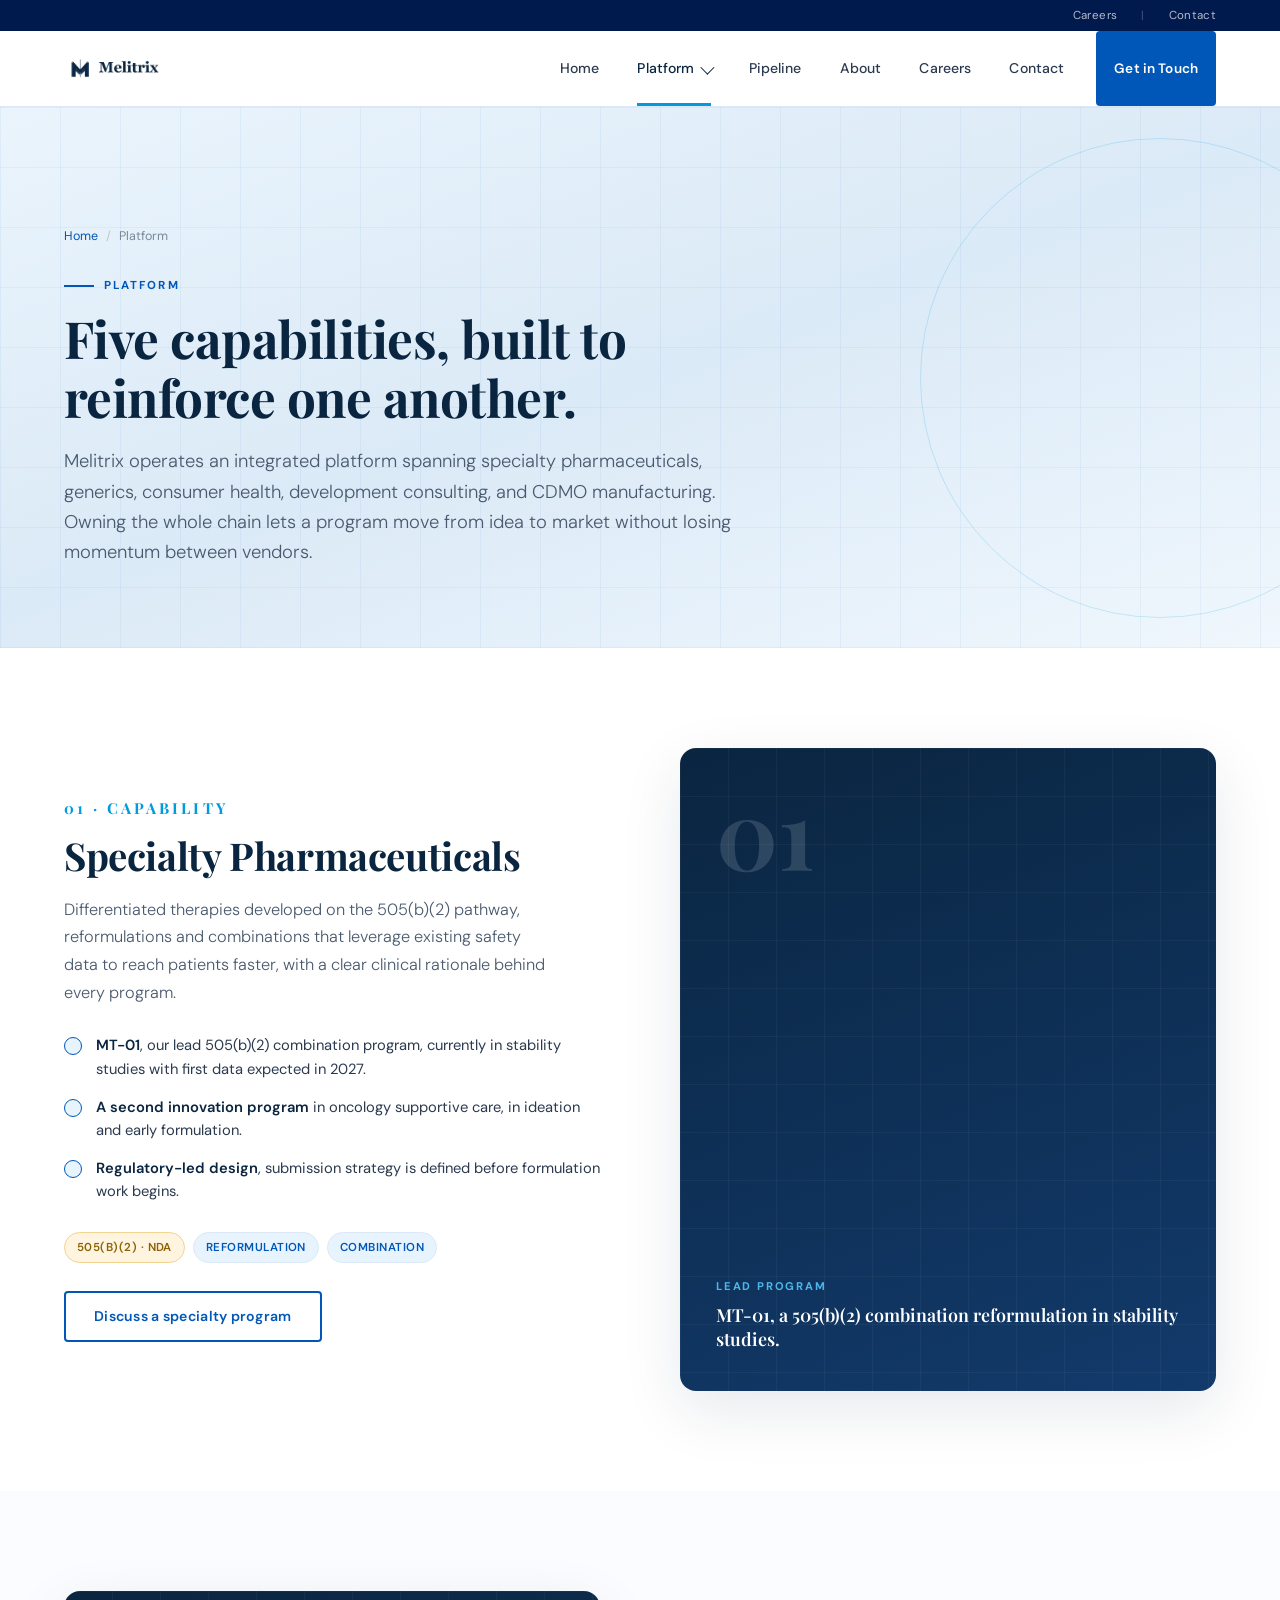
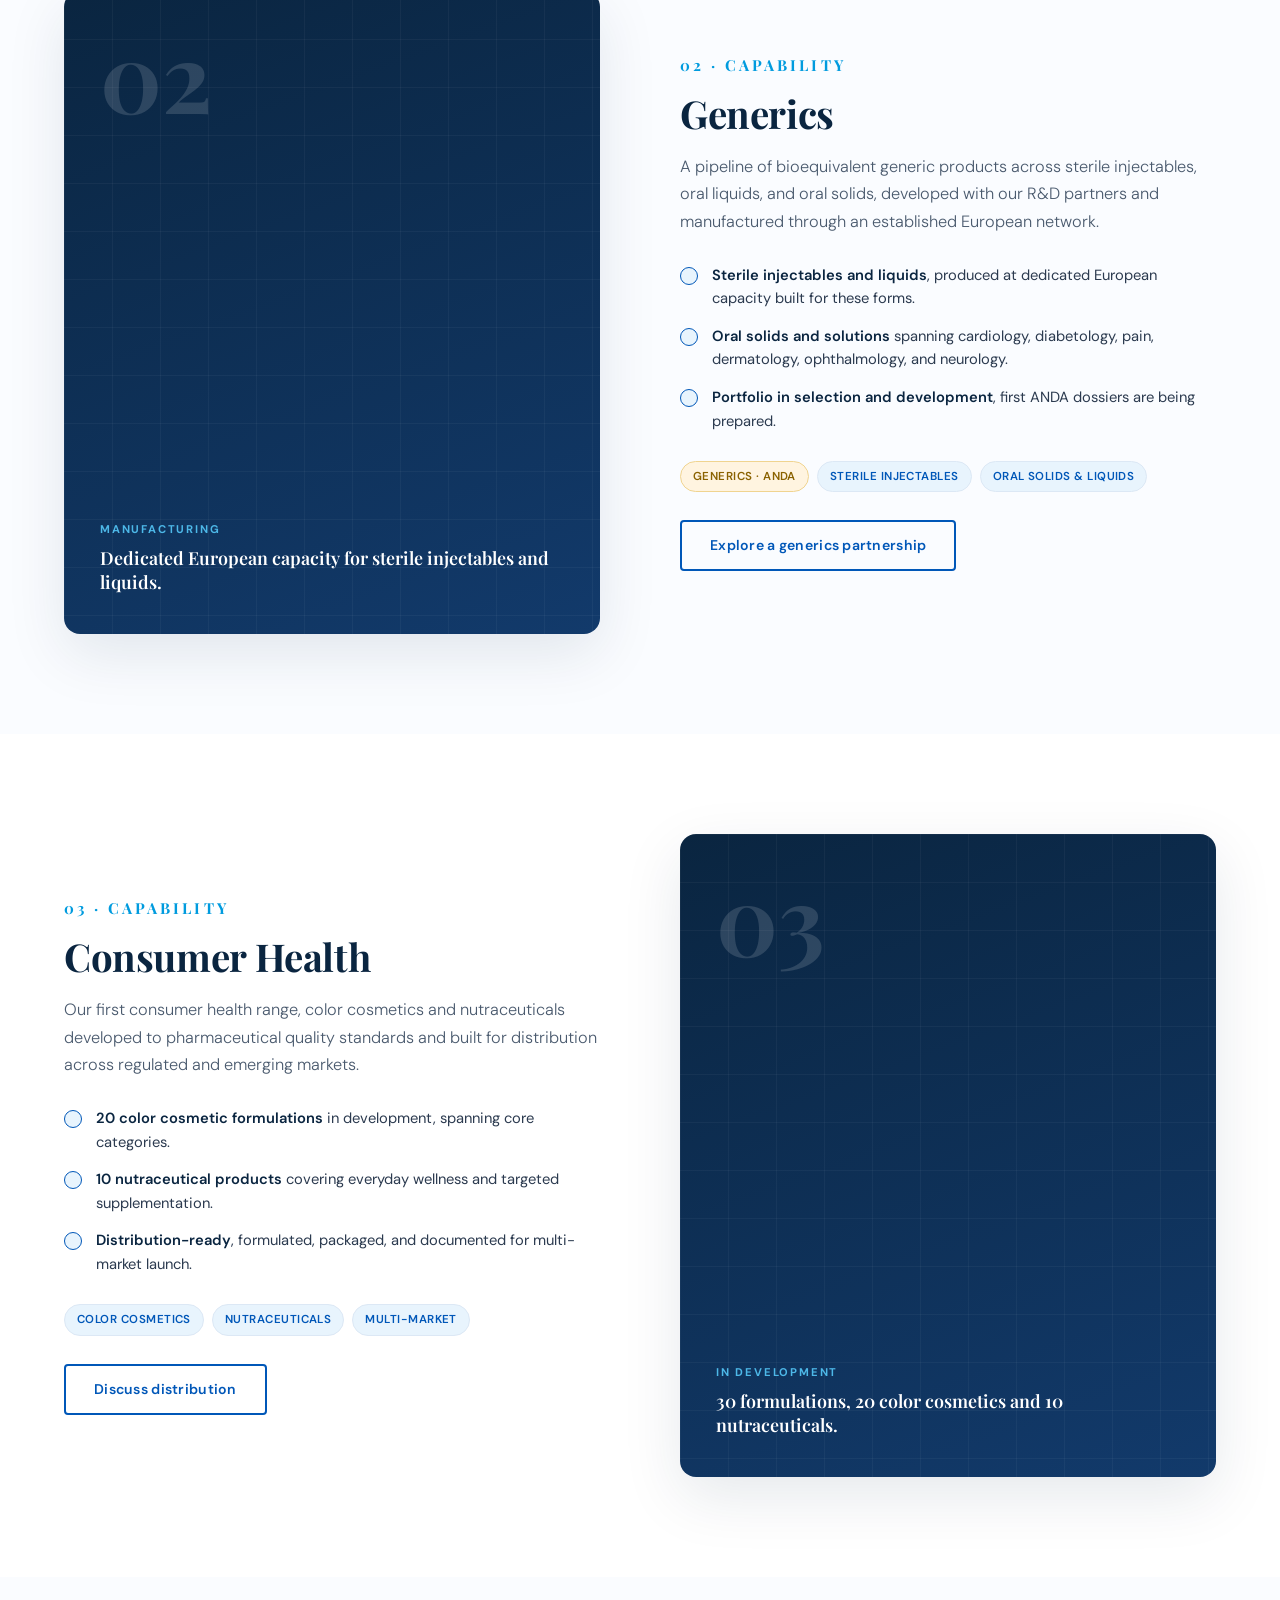
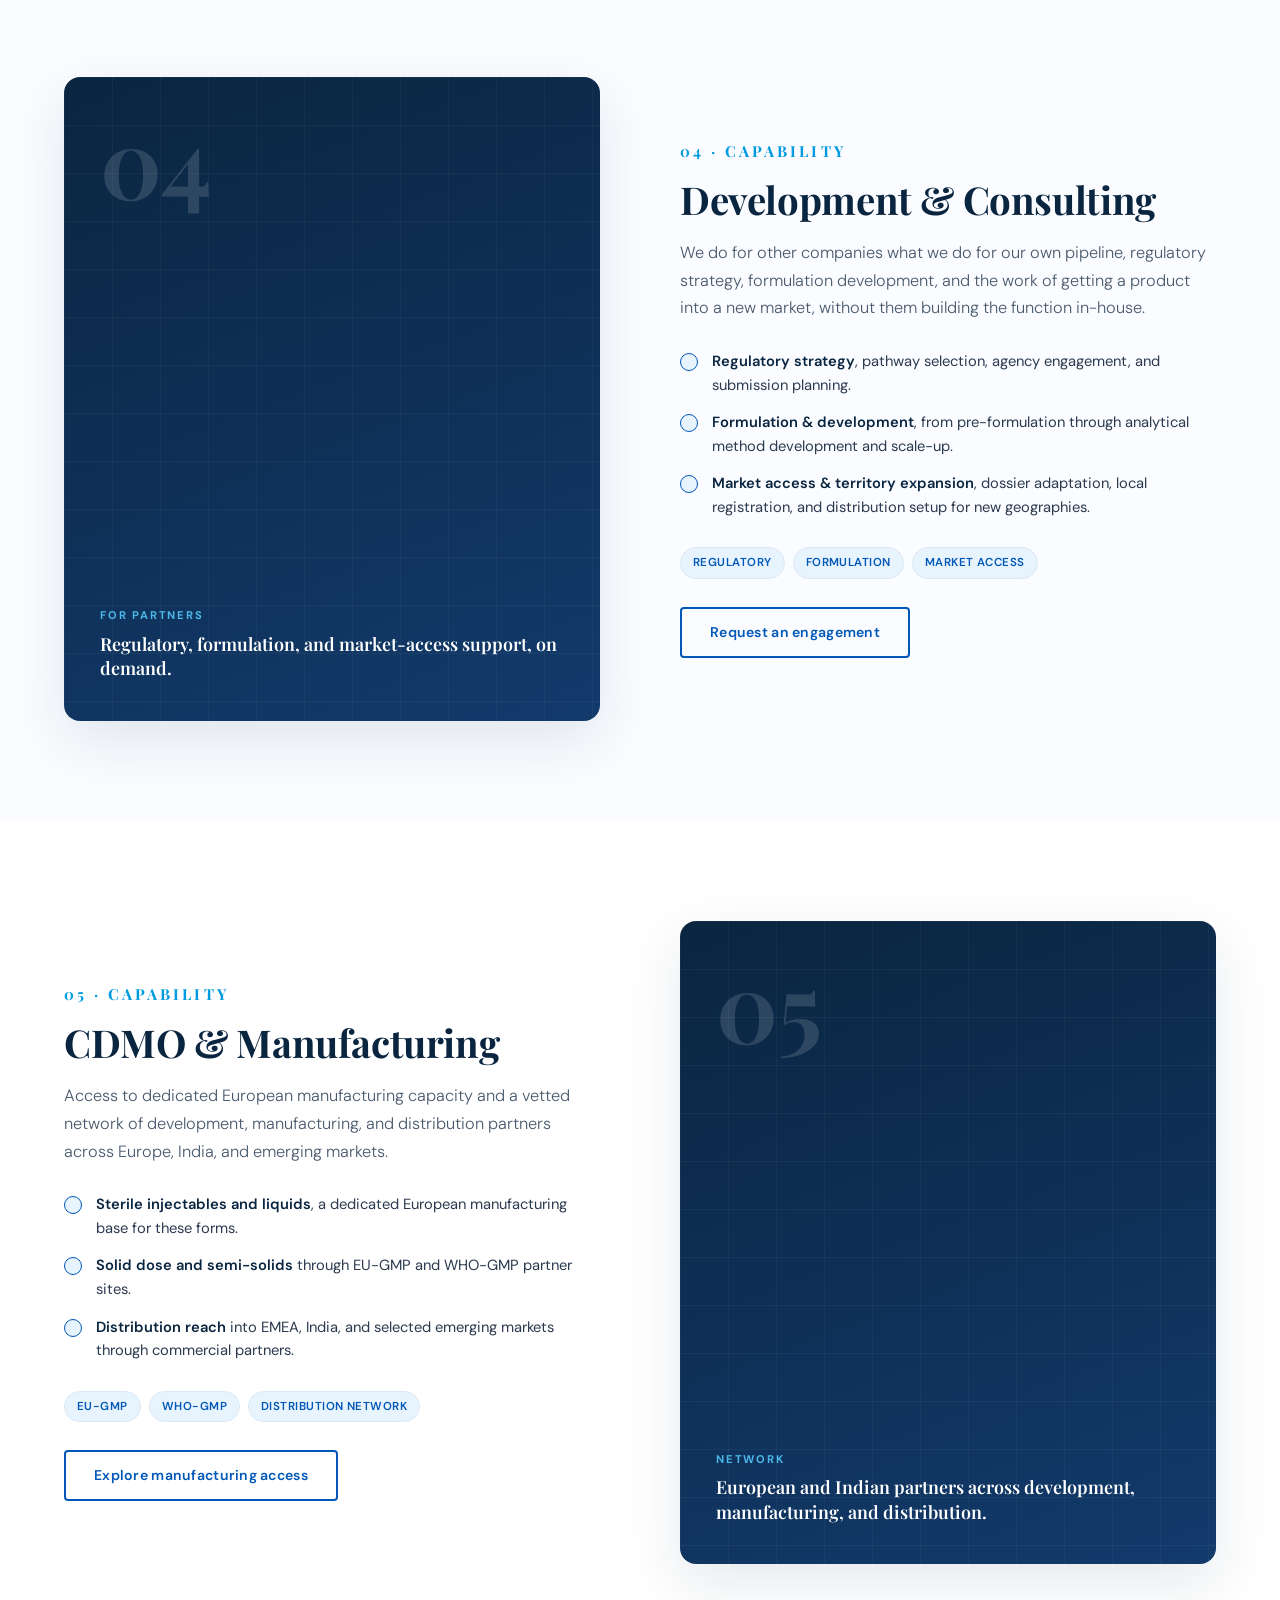
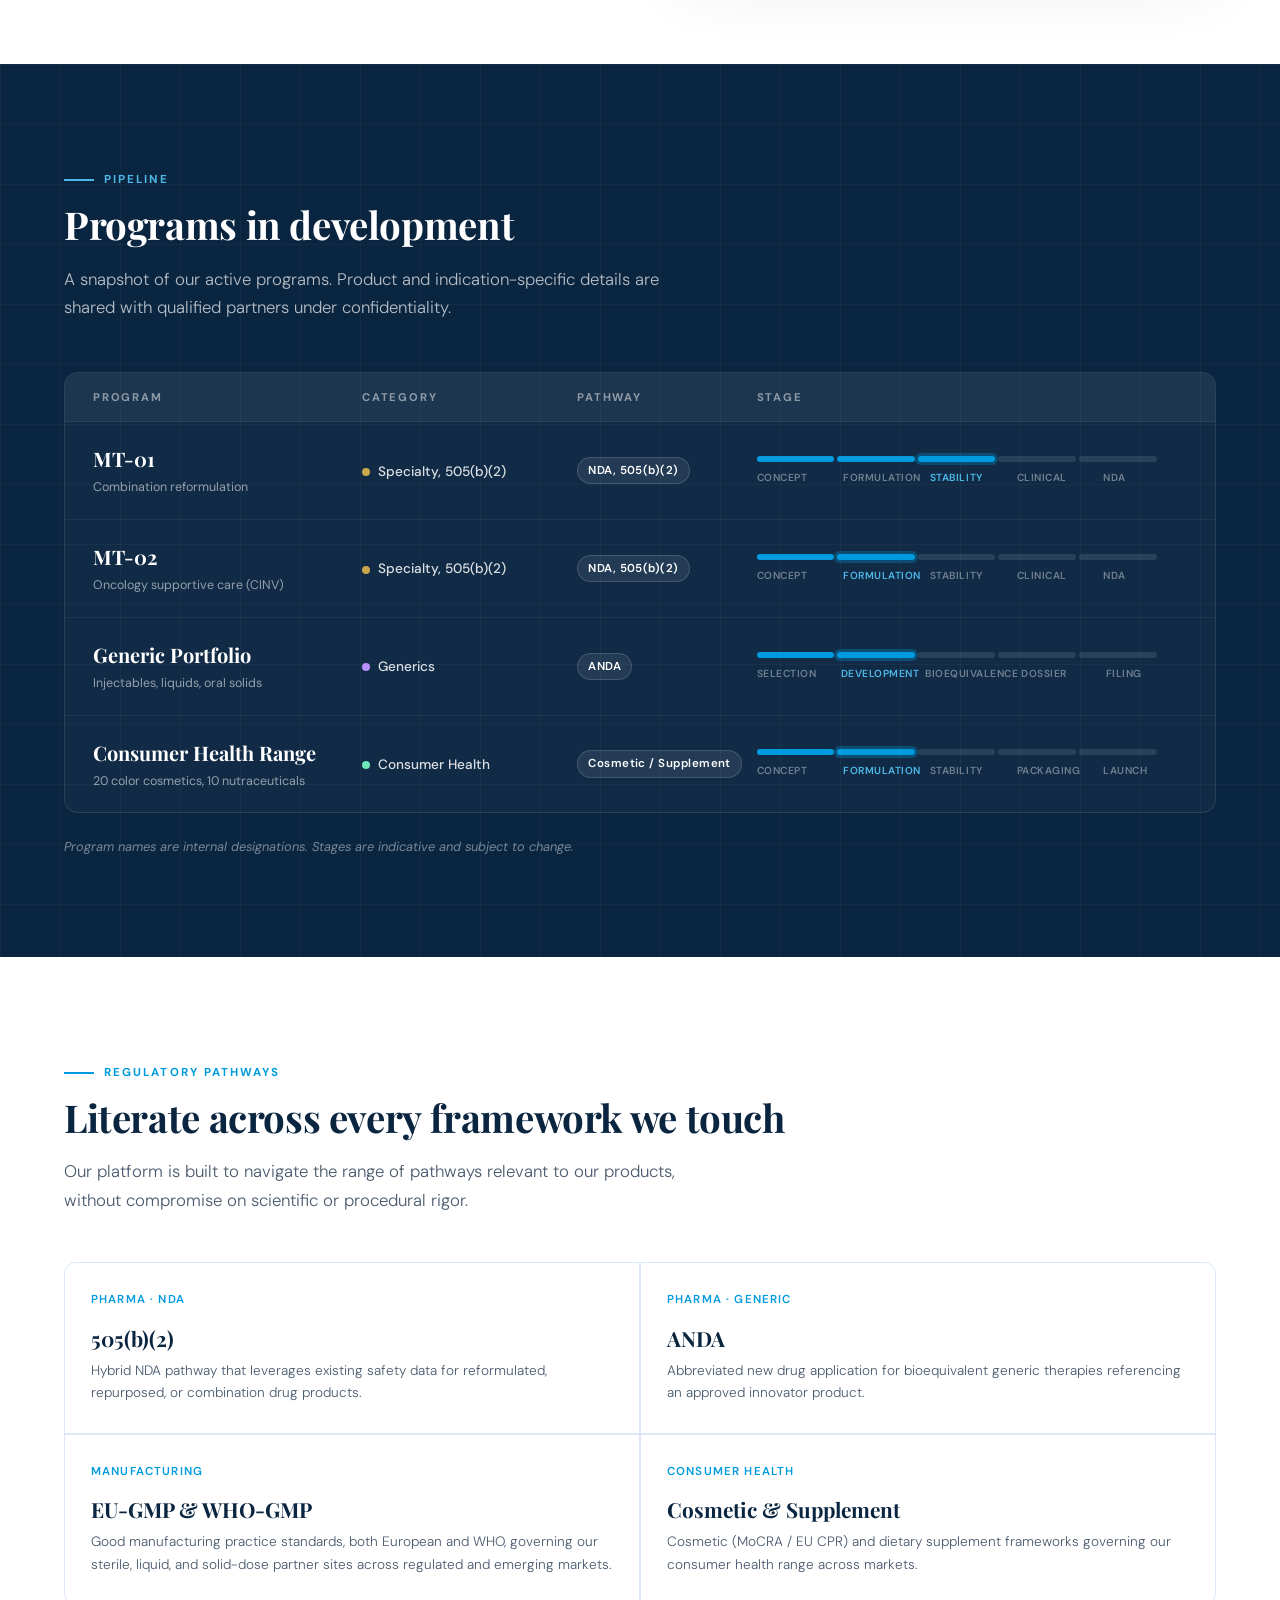
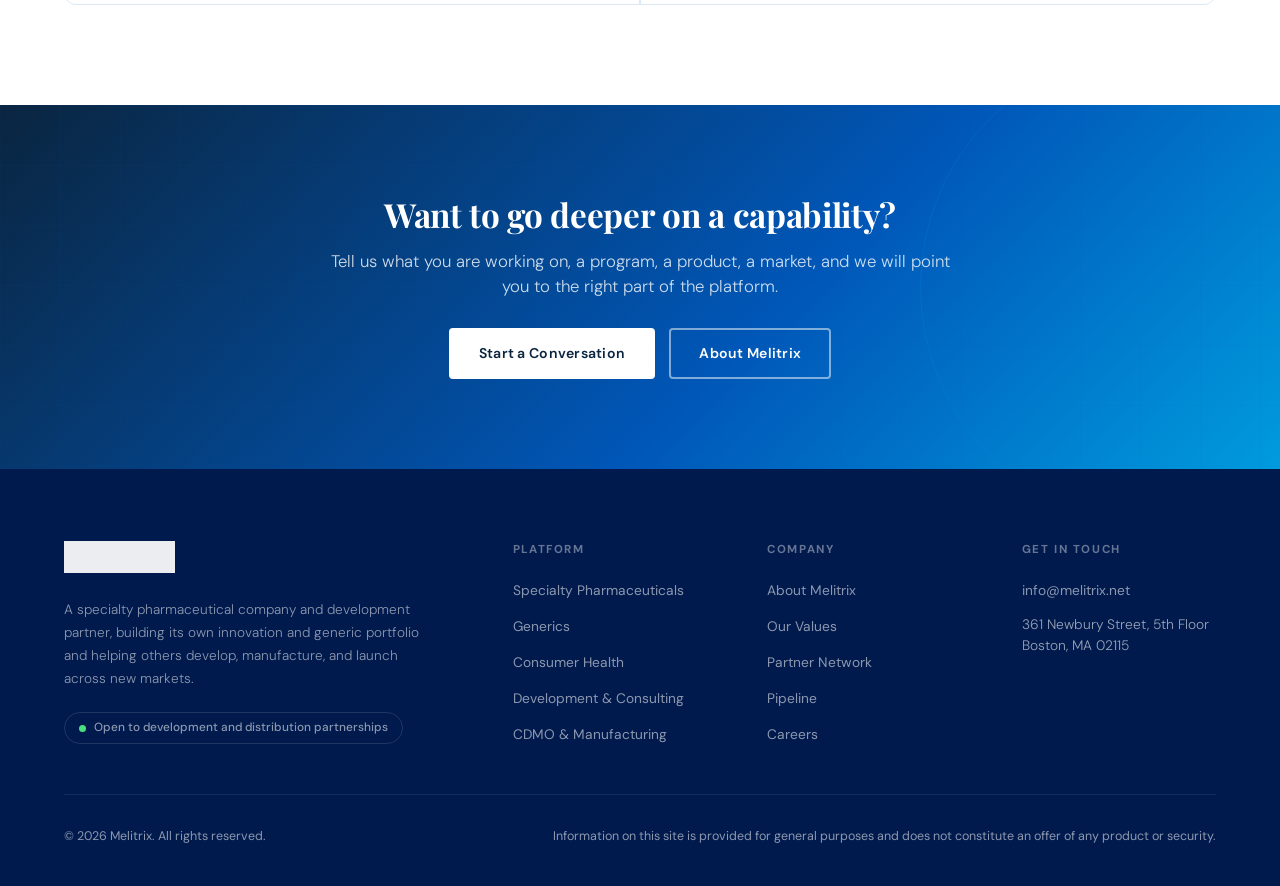
<file: asset-classes.html>
<!DOCTYPE html>
<html lang="en">
<head>
<meta charset="UTF-8">
<meta name="viewport" content="width=device-width, initial-scale=1.0">
<title>Melitrix, Platform</title>
<meta name="description" content="The Melitrix platform spans specialty pharmaceuticals, generics, consumer health, development consulting, and CDMO manufacturing, structured so each capability reinforces the others.">
<link rel="canonical" href="https://melitrix.net/asset-classes.html">
<link rel="icon" href="/favicon.ico" sizes="48x48">
<link rel="icon" type="image/svg+xml" href="/assets/favicon.svg">
<link rel="icon" type="image/png" sizes="32x32" href="/assets/favicon-32.png">
<link rel="apple-touch-icon" href="/assets/apple-touch-icon.png">
<meta name="theme-color" content="#0a2540">
<meta property="og:type" content="website">
<meta property="og:site_name" content="Melitrix">
<meta property="og:title" content="Melitrix, Platform">
<meta property="og:description" content="Specialty pharmaceuticals, generics, consumer health, development consulting, and CDMO manufacturing on one integrated platform.">
<meta property="og:url" content="https://melitrix.net/asset-classes.html">
<meta property="og:image" content="https://melitrix.net/assets/og-image.png">
<meta name="twitter:card" content="summary_large_image">
<link href="https://fonts.googleapis.com/css2?family=Playfair+Display:wght@400;600;700&family=DM+Sans:ital,wght@0,300;0,400;0,500;0,600;1,300&display=swap" rel="stylesheet">
<link rel="stylesheet" href="assets/shared.css?v=4">
<style>
  /* Capability detail blocks */
  .asset-block { padding: 100px 5%; position: relative; }
  .asset-block:nth-child(even) { background: var(--paper); }
  .asset-block-inner {
    max-width: 1240px; margin: 0 auto;
    display: grid; grid-template-columns: 1fr 1fr;
    gap: 80px; align-items: center;
  }
  .asset-block.reverse .asset-block-media { order: -1; }

  .asset-block-num {
    font-family: 'Playfair Display', serif;
    font-size: 0.95rem;
    font-weight: 700;
    color: var(--sky);
    letter-spacing: 0.2em;
    margin-bottom: 14px;
  }
  .asset-block h2 {
    font-size: clamp(1.8rem, 3vw, 2.5rem);
    font-weight: 700;
    color: var(--navy);
    margin-bottom: 18px;
    text-wrap: balance;
  }
  .asset-block .lead {
    font-size: 1.02rem;
    line-height: 1.7;
    color: var(--slate);
    font-weight: 300;
    margin-bottom: 28px;
    text-wrap: pretty;
  }
  .asset-detail-list { list-style: none; display: flex; flex-direction: column; gap: 14px; margin-bottom: 28px; }
  .asset-detail-list li {
    display: flex; gap: 14px; align-items: flex-start;
    font-size: 0.92rem; color: var(--slate-dark);
    line-height: 1.6;
  }
  .asset-detail-list li::before {
    content: ''; flex-shrink: 0;
    width: 18px; height: 18px; margin-top: 3px;
    border-radius: 50%;
    background: var(--ice);
    border: 1.5px solid var(--blue);
  }
  .asset-detail-list li strong { color: var(--navy); font-weight: 600; }

  .pathway-tags { display: flex; gap: 8px; flex-wrap: wrap; margin-bottom: 28px; }
  .pathway-tag {
    font-size: 0.72rem;
    font-weight: 600;
    letter-spacing: 0.04em;
    text-transform: uppercase;
    padding: 6px 12px;
    border-radius: 100px;
    background: var(--ice);
    color: var(--blue);
    border: 1px solid var(--border);
  }
  .pathway-tag.accent {
    background: #fff4e0;
    color: #8a6200;
    border-color: #f0d490;
  }

  /* Branded capability panel (replaces stock imagery) */
  .asset-block-media {
    position: relative;
    border-radius: 16px;
    overflow: hidden;
    aspect-ratio: 5 / 6;
    box-shadow: var(--shadow-lg);
    background: linear-gradient(160deg, #0a2540 0%, #123a6b 100%);
    display: flex; flex-direction: column; justify-content: space-between;
    padding: 40px 36px;
  }
  .asset-block-media::before {
    content: '';
    position: absolute; inset: 0;
    background-image:
      linear-gradient(rgba(255,255,255,0.04) 1px, transparent 1px),
      linear-gradient(90deg, rgba(255,255,255,0.04) 1px, transparent 1px);
    background-size: 48px 48px;
    pointer-events: none;
  }
  .panel-index {
    position: relative; z-index: 2;
    font-family: 'Playfair Display', serif;
    font-size: 6rem;
    font-weight: 700;
    color: rgba(255,255,255,0.14);
    line-height: 0.9;
  }
  .panel-caption { position: relative; z-index: 2; color: white; }
  .media-badge-tag {
    font-size: 0.7rem;
    font-weight: 700;
    letter-spacing: 0.16em;
    text-transform: uppercase;
    margin-bottom: 8px;
    color: var(--sky-light);
  }
  .media-badge-text {
    font-family: 'Playfair Display', serif;
    font-size: 1.12rem;
    font-weight: 600;
    line-height: 1.35;
  }

  /* Sub-panels */
  .subclass-wrap {
    display: grid;
    grid-template-columns: 1fr 1fr;
    gap: 16px;
    margin-top: 28px;
    padding-top: 28px;
    border-top: 1px solid var(--border);
  }
  .subclass {
    padding: 22px 24px;
    background: white;
    border: 1px solid var(--border);
    border-radius: 12px;
    position: relative;
  }
  .subclass::before {
    content: '';
    position: absolute; top: 0; left: 0; bottom: 0;
    width: 3px; border-radius: 12px 0 0 12px;
    background: var(--sky);
  }
  .subclass.accent::before { background: var(--gold); }
  .subclass-label {
    font-size: 0.68rem;
    font-weight: 700;
    letter-spacing: 0.14em;
    text-transform: uppercase;
    color: var(--sky);
    margin-bottom: 8px;
  }
  .subclass.accent .subclass-label { color: #8a6200; }
  .subclass-title {
    font-family: 'Playfair Display', serif;
    font-size: 1.05rem;
    font-weight: 700;
    color: var(--navy);
    margin-bottom: 8px;
  }
  .subclass-text {
    font-size: 0.82rem;
    line-height: 1.6;
    color: var(--slate);
    font-weight: 300;
  }

  /* Pipeline */
  .pipeline-section {
    background: var(--navy);
    padding: 100px 5%;
    color: white;
    position: relative;
    overflow: hidden;
  }
  .pipeline-section::before {
    content: '';
    position: absolute; inset: 0;
    background-image:
      linear-gradient(rgba(255,255,255,0.03) 1px, transparent 1px),
      linear-gradient(90deg, rgba(255,255,255,0.03) 1px, transparent 1px);
    background-size: 60px 60px;
    pointer-events: none;
  }
  .pipeline-section .eyebrow { color: var(--sky-light); }
  .pipeline-section .eyebrow::before { background: var(--sky-light); }
  .pipeline-section .section-title { color: white; }
  .pipeline-section .section-lead { color: rgba(255,255,255,0.7); }
  .pipeline-container { position: relative; z-index: 2; }

  .pipeline-table-wrap {
    margin-top: 50px;
    background: rgba(255,255,255,0.03);
    border: 1px solid rgba(255,255,255,0.1);
    border-radius: 14px;
    overflow: hidden;
  }
  .pipeline-row {
    display: grid;
    grid-template-columns: 1.5fr 1.2fr 1fr 2.4fr;
    align-items: center;
    padding: 22px 28px;
    border-bottom: 1px solid rgba(255,255,255,0.06);
    transition: background 0.2s;
  }
  .pipeline-row:hover { background: rgba(255,255,255,0.04); }
  .pipeline-row:last-child { border-bottom: none; }
  .pipeline-header {
    background: rgba(255,255,255,0.05);
    padding: 16px 28px;
    font-size: 0.7rem;
    font-weight: 700;
    letter-spacing: 0.16em;
    text-transform: uppercase;
    color: rgba(255,255,255,0.5);
  }

  .program-code {
    font-family: 'Playfair Display', serif;
    font-size: 1.25rem;
    font-weight: 700;
    color: white;
    margin-bottom: 4px;
  }
  .program-category {
    font-size: 0.78rem;
    color: rgba(255,255,255,0.55);
    font-weight: 400;
  }
  .asset-class-cell {
    display: inline-flex; align-items: center; gap: 8px;
    font-size: 0.85rem;
    color: rgba(255,255,255,0.85);
    font-weight: 500;
  }
  .asset-class-dot {
    width: 8px; height: 8px; border-radius: 50%;
    flex-shrink: 0;
  }
  .dot-specialty { background: var(--gold); }
  .dot-generic { background: #b891ff; }
  .dot-consumer { background: #6ee7b7; }
  .pathway-chip {
    display: inline-block;
    font-size: 0.72rem;
    font-weight: 600;
    letter-spacing: 0.04em;
    padding: 4px 10px;
    border-radius: 100px;
    background: rgba(255,255,255,0.08);
    color: white;
    border: 1px solid rgba(255,255,255,0.15);
  }

  .stage-track {
    display: grid;
    grid-template-columns: repeat(5, 1fr);
    gap: 3px;
    align-items: center;
    max-width: 400px;
  }
  .stage-pill {
    height: 6px;
    border-radius: 4px;
    background: rgba(255,255,255,0.1);
  }
  .stage-pill.done { background: var(--sky); }
  .stage-pill.active {
    background: var(--sky);
    box-shadow: 0 0 0 3px rgba(0,155,222,0.3);
  }
  .stage-labels {
    display: grid;
    grid-template-columns: repeat(5, 1fr);
    gap: 3px;
    margin-top: 8px;
    font-size: 0.64rem;
    color: rgba(255,255,255,0.4);
    letter-spacing: 0.05em;
    text-transform: uppercase;
    font-weight: 600;
  }
  .stage-labels span { text-align: left; white-space: nowrap; }
  .stage-labels span.current { color: var(--sky-light); }

  /* Regulatory reference */
  .reg-section { background: white; }
  .reg-grid {
    display: grid;
    grid-template-columns: repeat(2, 1fr);
    gap: 2px;
    background: var(--border);
    border: 1px solid var(--border);
    border-radius: 12px;
    overflow: hidden;
    margin-top: 48px;
  }
  .reg-card {
    background: white;
    padding: 28px 26px;
    transition: background 0.2s;
  }
  .reg-card:hover { background: var(--paper); }
  .reg-name {
    font-family: 'Playfair Display', serif;
    font-size: 1.3rem;
    font-weight: 700;
    color: var(--navy);
    margin-bottom: 6px;
  }
  .reg-type {
    font-size: 0.72rem;
    font-weight: 600;
    letter-spacing: 0.1em;
    text-transform: uppercase;
    color: var(--sky);
    margin-bottom: 14px;
  }
  .reg-desc {
    font-size: 0.85rem;
    line-height: 1.65;
    color: var(--slate);
    font-weight: 300;
  }

  @media (max-width: 900px) {
    .asset-block-inner { grid-template-columns: 1fr; gap: 40px; }
    .asset-block.reverse .asset-block-media { order: 0; }
    .asset-block-media { aspect-ratio: 4 / 3; }
    .subclass-wrap { grid-template-columns: 1fr; }
    .pipeline-row { grid-template-columns: 1fr; gap: 12px; }
    .pipeline-header { display: none; }
  }
  @media (max-width: 600px) {
    .reg-grid { grid-template-columns: 1fr; }
  }
</style>
</head>
<body>

<div id="site-nav"></div>

<header class="page-header" data-screen-label="Platform / Header">
  <div class="container">
    <div class="crumb reveal">
      <a href="index.html">Home</a>
      <span class="crumb-sep">/</span>
      <span>Platform</span>
    </div>
    <div class="eyebrow reveal">Platform</div>
    <h1 class="reveal reveal-delay-1">Five capabilities, built to reinforce one another.</h1>
    <p class="page-sub reveal reveal-delay-2">Melitrix operates an integrated platform spanning specialty pharmaceuticals, generics, consumer health, development consulting, and CDMO manufacturing. Owning the whole chain lets a program move from idea to market without losing momentum between vendors.</p>
  </div>
</header>

<!-- 01 SPECIALTY PHARMACEUTICALS -->
<section class="asset-block" id="specialty" data-screen-label="Platform / Specialty Pharmaceuticals">
  <div class="asset-block-inner">
    <div>
      <div class="asset-block-num reveal">01 &middot; CAPABILITY</div>
      <h2 class="reveal reveal-delay-1">Specialty Pharmaceuticals</h2>
      <p class="lead reveal reveal-delay-2">Differentiated therapies developed on the 505(b)(2) pathway, reformulations and combinations that leverage existing safety data to reach patients faster, with a clear clinical rationale behind every program.</p>
      <ul class="asset-detail-list reveal reveal-delay-3">
        <li><span><strong>MT-01</strong>, our lead 505(b)(2) combination program, currently in stability studies with first data expected in 2027.</span></li>
        <li><span><strong>A second innovation program</strong> in oncology supportive care, in ideation and early formulation.</span></li>

        <li><span><strong>Regulatory-led design</strong>, submission strategy is defined before formulation work begins.</span></li>
      </ul>
      <div class="pathway-tags reveal reveal-delay-3">
        <span class="pathway-tag accent">505(b)(2) &middot; NDA</span>
        <span class="pathway-tag">Reformulation</span>
        <span class="pathway-tag">Combination</span>
      </div>
      <a href="contact.html" class="btn btn-outline">Discuss a specialty program</a>
    </div>
    <div class="asset-block-media reveal reveal-delay-1">
      <span class="panel-index">01</span>
      <div class="panel-caption">
        <div class="media-badge-tag">Lead program</div>
        <div class="media-badge-text">MT-01, a 505(b)(2) combination reformulation in stability studies.</div>
      </div>
    </div>
  </div>
</section>

<!-- 02 GENERICS -->
<section class="asset-block reverse" id="generics" data-screen-label="Platform / Generics">
  <div class="asset-block-inner">
    <div>
      <div class="asset-block-num reveal">02 &middot; CAPABILITY</div>
      <h2 class="reveal reveal-delay-1">Generics</h2>
      <p class="lead reveal reveal-delay-2">A pipeline of bioequivalent generic products across sterile injectables, oral liquids, and oral solids, developed with our R&amp;D partners and manufactured through an established European network.</p>
      <ul class="asset-detail-list reveal reveal-delay-3">
        <li><span><strong>Sterile injectables and liquids</strong>, produced at dedicated European capacity built for these forms.</span></li>
        <li><span><strong>Oral solids and solutions</strong> spanning cardiology, diabetology, pain, dermatology, ophthalmology, and neurology.</span></li>
        <li><span><strong>Portfolio in selection and development</strong>, first ANDA dossiers are being prepared.</span></li>
      </ul>
      <div class="pathway-tags reveal reveal-delay-3">
        <span class="pathway-tag accent">Generics &middot; ANDA</span>
        <span class="pathway-tag">Sterile Injectables</span>
        <span class="pathway-tag">Oral Solids &amp; Liquids</span>
      </div>
      <a href="contact.html" class="btn btn-outline">Explore a generics partnership</a>
    </div>
    <div class="asset-block-media reveal reveal-delay-1">
      <span class="panel-index">02</span>
      <div class="panel-caption">
        <div class="media-badge-tag">Manufacturing</div>
        <div class="media-badge-text">Dedicated European capacity for sterile injectables and liquids.</div>
      </div>
    </div>
  </div>
</section>

<!-- 03 CONSUMER HEALTH -->
<section class="asset-block" id="consumer-health" data-screen-label="Platform / Consumer Health">
  <div class="asset-block-inner">
    <div>
      <div class="asset-block-num reveal">03 &middot; CAPABILITY</div>
      <h2 class="reveal reveal-delay-1">Consumer Health</h2>
      <p class="lead reveal reveal-delay-2">Our first consumer health range, color cosmetics and nutraceuticals developed to pharmaceutical quality standards and built for distribution across regulated and emerging markets.</p>
      <ul class="asset-detail-list reveal reveal-delay-3">
        <li><span><strong>20 color cosmetic formulations</strong> in development, spanning core categories.</span></li>
        <li><span><strong>10 nutraceutical products</strong> covering everyday wellness and targeted supplementation.</span></li>
        <li><span><strong>Distribution-ready</strong>, formulated, packaged, and documented for multi-market launch.</span></li>
      </ul>
      <div class="pathway-tags reveal reveal-delay-3">
        <span class="pathway-tag">Color Cosmetics</span>
        <span class="pathway-tag">Nutraceuticals</span>
        <span class="pathway-tag">Multi-market</span>
      </div>
      <a href="contact.html" class="btn btn-outline">Discuss distribution</a>
    </div>
    <div class="asset-block-media reveal reveal-delay-1">
      <span class="panel-index">03</span>
      <div class="panel-caption">
        <div class="media-badge-tag">In development</div>
        <div class="media-badge-text">30 formulations, 20 color cosmetics and 10 nutraceuticals.</div>
      </div>
    </div>
  </div>
</section>

<!-- 04 DEVELOPMENT & CONSULTING -->
<section class="asset-block reverse" id="consulting" data-screen-label="Platform / Development & Consulting">
  <div class="asset-block-inner">
    <div>
      <div class="asset-block-num reveal">04 &middot; CAPABILITY</div>
      <h2 class="reveal reveal-delay-1">Development &amp; Consulting</h2>
      <p class="lead reveal reveal-delay-2">We do for other companies what we do for our own pipeline, regulatory strategy, formulation development, and the work of getting a product into a new market, without them building the function in-house.</p>
      <ul class="asset-detail-list reveal reveal-delay-3">
        <li><span><strong>Regulatory strategy</strong>, pathway selection, agency engagement, and submission planning.</span></li>
        <li><span><strong>Formulation &amp; development</strong>, from pre-formulation through analytical method development and scale-up.</span></li>
        <li><span><strong>Market access &amp; territory expansion</strong>, dossier adaptation, local registration, and distribution setup for new geographies.</span></li>
      </ul>
      <div class="pathway-tags reveal reveal-delay-3">
        <span class="pathway-tag">Regulatory</span>
        <span class="pathway-tag">Formulation</span>
        <span class="pathway-tag">Market Access</span>
      </div>
      <a href="contact.html" class="btn btn-outline">Request an engagement</a>
    </div>
    <div class="asset-block-media reveal reveal-delay-1">
      <span class="panel-index">04</span>
      <div class="panel-caption">
        <div class="media-badge-tag">For partners</div>
        <div class="media-badge-text">Regulatory, formulation, and market-access support, on demand.</div>
      </div>
    </div>
  </div>
</section>

<!-- 05 CDMO & MANUFACTURING -->
<section class="asset-block" id="cdmo" data-screen-label="Platform / CDMO & Manufacturing">
  <div class="asset-block-inner">
    <div>
      <div class="asset-block-num reveal">05 &middot; CAPABILITY</div>
      <h2 class="reveal reveal-delay-1">CDMO &amp; Manufacturing</h2>
      <p class="lead reveal reveal-delay-2">Access to dedicated European manufacturing capacity and a vetted network of development, manufacturing, and distribution partners across Europe, India, and emerging markets.</p>
      <ul class="asset-detail-list reveal reveal-delay-3">
        <li><span><strong>Sterile injectables and liquids</strong>, a dedicated European manufacturing base for these forms.</span></li>
        <li><span><strong>Solid dose and semi-solids</strong> through EU-GMP and WHO-GMP partner sites.</span></li>
        <li><span><strong>Distribution reach</strong> into EMEA, India, and selected emerging markets through commercial partners.</span></li>
      </ul>
      <div class="pathway-tags reveal reveal-delay-3">
        <span class="pathway-tag">EU-GMP</span>
        <span class="pathway-tag">WHO-GMP</span>
        <span class="pathway-tag">Distribution Network</span>
      </div>
      <a href="contact.html" class="btn btn-outline">Explore manufacturing access</a>
    </div>
    <div class="asset-block-media reveal reveal-delay-1">
      <span class="panel-index">05</span>
      <div class="panel-caption">
        <div class="media-badge-tag">Network</div>
        <div class="media-badge-text">European and Indian partners across development, manufacturing, and distribution.</div>
      </div>
    </div>
  </div>
</section>

<!-- PIPELINE TABLE -->
<section class="pipeline-section" id="pipeline" data-screen-label="Platform / Pipeline">
  <div class="container pipeline-container">
    <div class="eyebrow reveal">Pipeline</div>
    <h2 class="section-title reveal reveal-delay-1">Programs in development</h2>
    <p class="section-lead reveal reveal-delay-2">A snapshot of our active programs. Product and indication-specific details are shared with qualified partners under confidentiality.</p>

    <div class="pipeline-table-wrap reveal reveal-delay-2">
      <div class="pipeline-row pipeline-header">
        <div>Program</div>
        <div>Category</div>
        <div>Pathway</div>
        <div>Stage</div>
      </div>

      <!-- MT-01 -->
      <div class="pipeline-row">
        <div>
          <div class="program-code">MT-01</div>
          <div class="program-category">Combination reformulation</div>
        </div>
        <div>
          <div class="asset-class-cell"><div class="asset-class-dot dot-specialty"></div>Specialty, 505(b)(2)</div>
        </div>
        <div><span class="pathway-chip">NDA, 505(b)(2)</span></div>
        <div>
          <div class="stage-track">
            <div class="stage-pill done"></div>
            <div class="stage-pill done"></div>
            <div class="stage-pill active"></div>
            <div class="stage-pill"></div>
            <div class="stage-pill"></div>
          </div>
          <div class="stage-labels">
            <span>Concept</span><span>Formulation</span><span class="current">Stability</span><span>Clinical</span><span>NDA</span>
          </div>
        </div>
      </div>

      <!-- MT-02 -->
      <div class="pipeline-row">
        <div>
          <div class="program-code">MT-02</div>
          <div class="program-category">Oncology supportive care (CINV)</div>
        </div>
        <div>
          <div class="asset-class-cell"><div class="asset-class-dot dot-specialty"></div>Specialty, 505(b)(2)</div>
        </div>
        <div><span class="pathway-chip">NDA, 505(b)(2)</span></div>
        <div>
          <div class="stage-track">
            <div class="stage-pill done"></div>
            <div class="stage-pill active"></div>
            <div class="stage-pill"></div>
            <div class="stage-pill"></div>
            <div class="stage-pill"></div>
          </div>
          <div class="stage-labels">
            <span>Concept</span><span class="current">Formulation</span><span>Stability</span><span>Clinical</span><span>NDA</span>
          </div>
        </div>
      </div>

      <!-- Generics portfolio -->
      <div class="pipeline-row">
        <div>
          <div class="program-code">Generic Portfolio</div>
          <div class="program-category">Injectables, liquids, oral solids</div>
        </div>
        <div>
          <div class="asset-class-cell"><div class="asset-class-dot dot-generic"></div>Generics</div>
        </div>
        <div><span class="pathway-chip">ANDA</span></div>
        <div>
          <div class="stage-track">
            <div class="stage-pill done"></div>
            <div class="stage-pill active"></div>
            <div class="stage-pill"></div>
            <div class="stage-pill"></div>
            <div class="stage-pill"></div>
          </div>
          <div class="stage-labels">
            <span>Selection</span><span class="current">Development</span><span>Bioequivalence</span><span>Dossier</span><span>Filing</span>
          </div>
        </div>
      </div>

      <!-- Consumer health -->
      <div class="pipeline-row">
        <div>
          <div class="program-code">Consumer Health Range</div>
          <div class="program-category">20 color cosmetics, 10 nutraceuticals</div>
        </div>
        <div>
          <div class="asset-class-cell"><div class="asset-class-dot dot-consumer"></div>Consumer Health</div>
        </div>
        <div><span class="pathway-chip">Cosmetic / Supplement</span></div>
        <div>
          <div class="stage-track">
            <div class="stage-pill done"></div>
            <div class="stage-pill active"></div>
            <div class="stage-pill"></div>
            <div class="stage-pill"></div>
            <div class="stage-pill"></div>
          </div>
          <div class="stage-labels">
            <span>Concept</span><span class="current">Formulation</span><span>Stability</span><span>Packaging</span><span>Launch</span>
          </div>
        </div>
      </div>

    </div>

    <p style="margin-top: 24px; font-size: 0.8rem; color: rgba(255,255,255,0.45); font-style: italic;">Program names are internal designations. Stages are indicative and subject to change.</p>
  </div>
</section>

<!-- REGULATORY REFERENCE -->
<section class="reg-section" data-screen-label="Platform / Regulatory">
  <div class="container">
    <div class="section-head">
      <div class="eyebrow reveal">Regulatory Pathways</div>
      <h2 class="section-title reveal reveal-delay-1">Literate across every framework we touch</h2>
      <p class="section-lead reveal reveal-delay-2">Our platform is built to navigate the range of pathways relevant to our products, without compromise on scientific or procedural rigor.</p>
    </div>
    <div class="reg-grid reveal">
      <div class="reg-card">
        <div class="reg-type">Pharma &middot; NDA</div>
        <div class="reg-name">505(b)(2)</div>
        <p class="reg-desc">Hybrid NDA pathway that leverages existing safety data for reformulated, repurposed, or combination drug products.</p>
      </div>
      <div class="reg-card">
        <div class="reg-type">Pharma &middot; Generic</div>
        <div class="reg-name">ANDA</div>
        <p class="reg-desc">Abbreviated new drug application for bioequivalent generic therapies referencing an approved innovator product.</p>
      </div>
      <div class="reg-card">
        <div class="reg-type">Manufacturing</div>
        <div class="reg-name">EU-GMP &amp; WHO-GMP</div>
        <p class="reg-desc">Good manufacturing practice standards, both European and WHO, governing our sterile, liquid, and solid-dose partner sites across regulated and emerging markets.</p>
      </div>
      <div class="reg-card">
        <div class="reg-type">Consumer Health</div>
        <div class="reg-name">Cosmetic &amp; Supplement</div>
        <p class="reg-desc">Cosmetic (MoCRA / EU CPR) and dietary supplement frameworks governing our consumer health range across markets.</p>
      </div>
    </div>
  </div>
</section>

<!-- CTA -->
<section class="page-header" style="padding: 90px 5%; background: linear-gradient(135deg, var(--navy) 0%, var(--blue) 60%, var(--sky) 100%); color: white;" data-screen-label="Platform / CTA">
  <div class="container" style="text-align: center;">
    <h2 style="color: white; font-family: 'Playfair Display', serif; font-size: clamp(1.6rem, 2.6vw, 2.2rem); margin-bottom: 16px;">Want to go deeper on a capability?</h2>
    <p style="color: rgba(255,255,255,0.8); font-size: 1.05rem; max-width: 620px; margin: 0 auto 28px; font-weight: 300;">Tell us what you are working on, a program, a product, a market, and we will point you to the right part of the platform.</p>
    <div style="display:flex; gap:14px; justify-content:center; flex-wrap:wrap;">
      <a href="contact.html" class="btn btn-white">Start a Conversation</a>
      <a href="about.html" class="btn btn-ghost">About Melitrix</a>
    </div>
  </div>
</section>

<footer class="site-footer" id="site-footer"></footer>
<div id="site-tweaks"></div>

<script src="assets/chrome.js"></script>
<script src="assets/shared.js"></script>
<script>MelitrixChrome.mount('assets');</script>
</body>
</html>
</file>
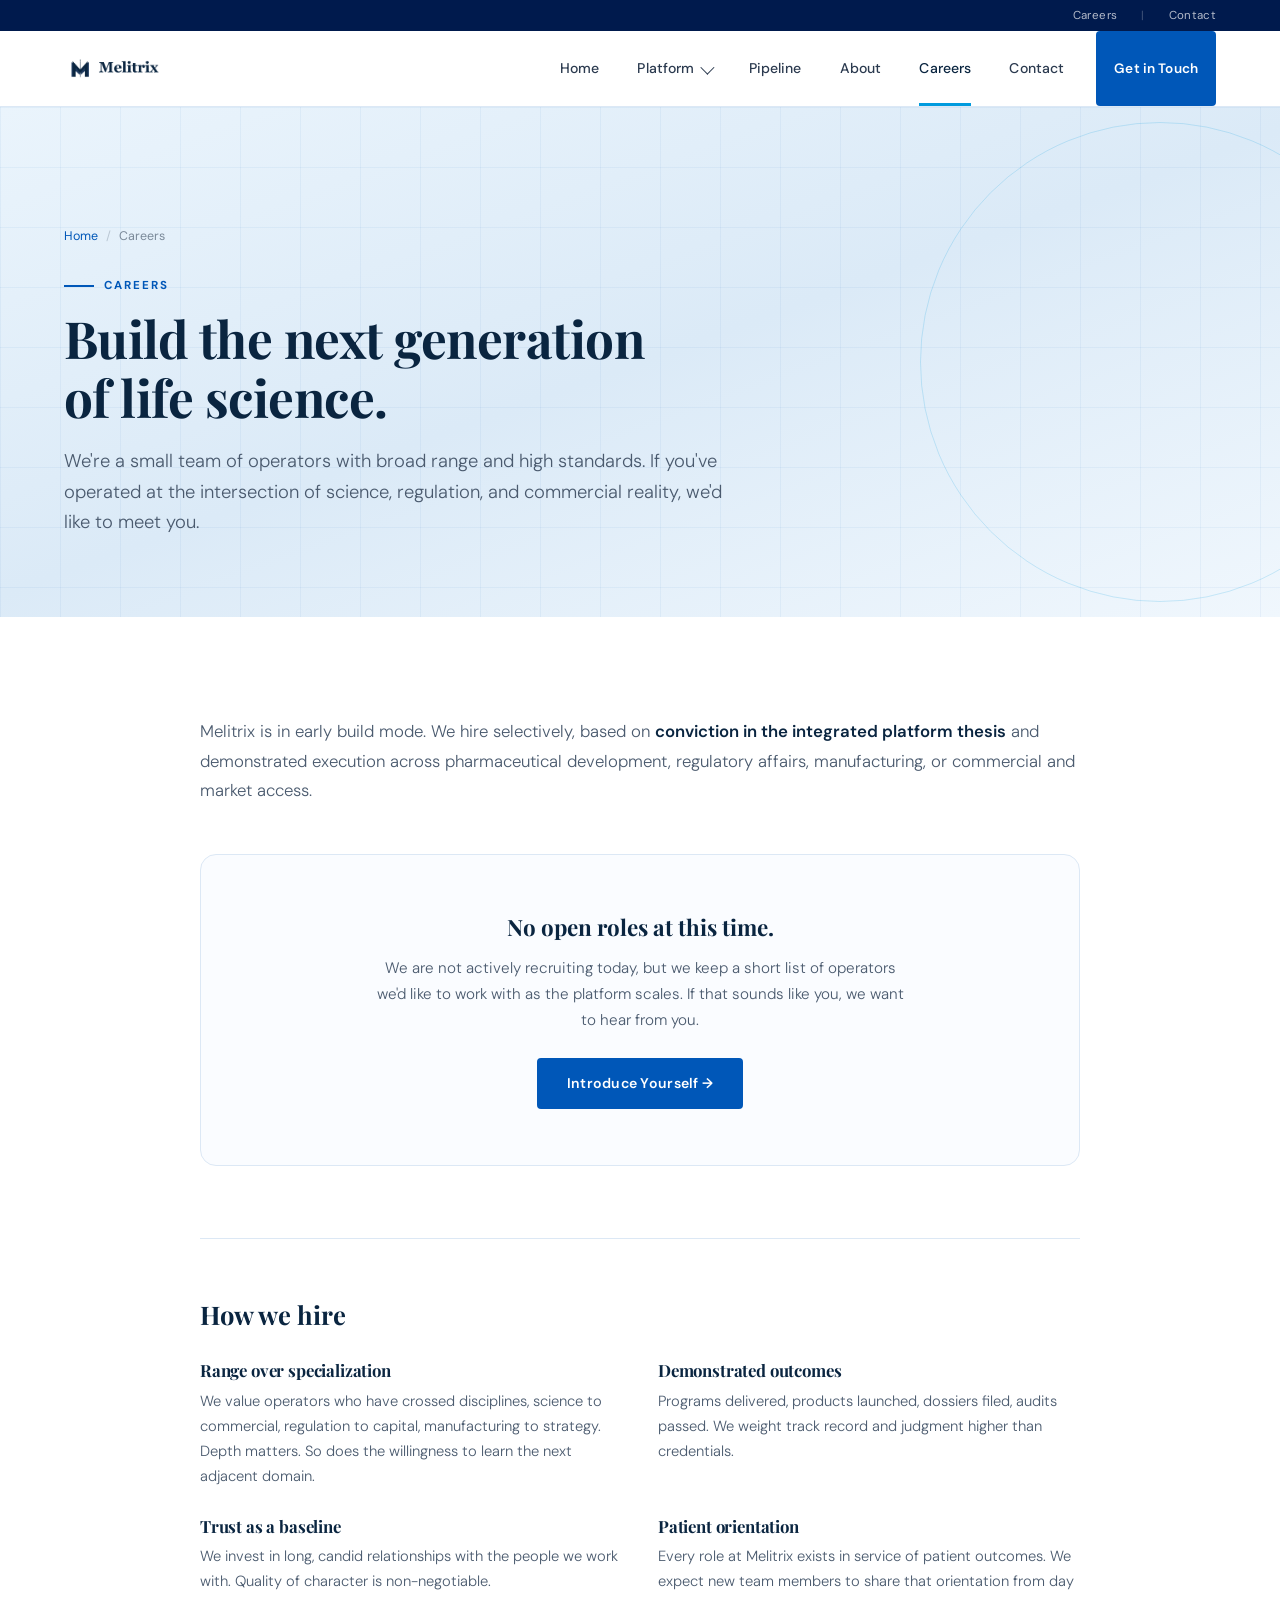
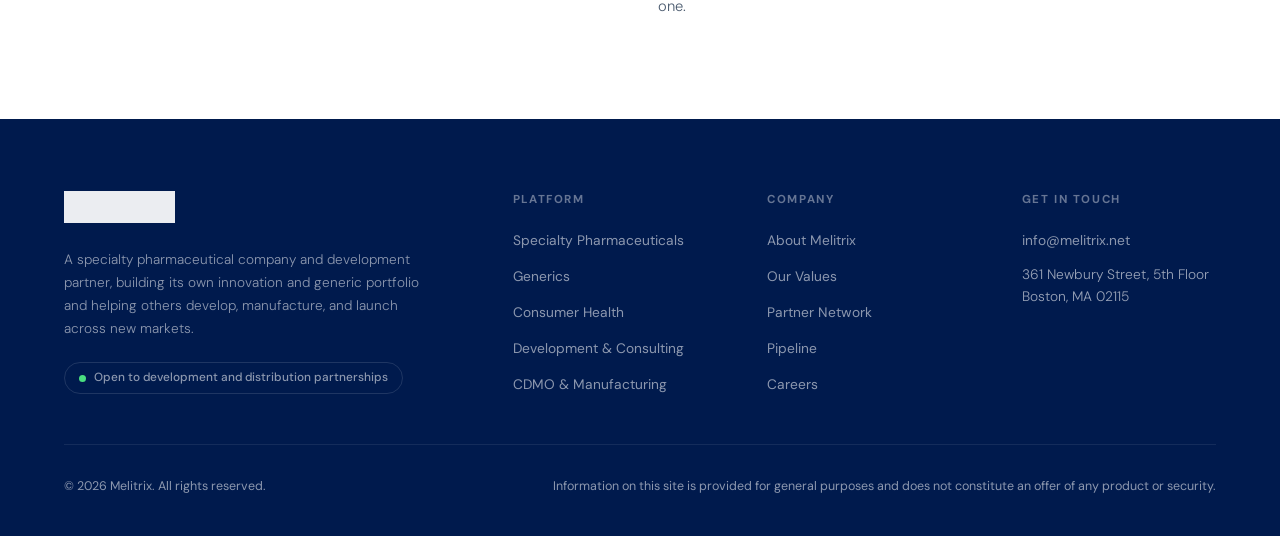
<file: careers.html>
<!DOCTYPE html>
<html lang="en">
<head>
<meta charset="UTF-8">
<meta name="viewport" content="width=device-width, initial-scale=1.0">
<title>Melitrix, Careers</title>
<meta name="description" content="Careers at Melitrix, a small team of operators building a specialty pharmaceutical platform. We hire selectively for range, judgment, and demonstrated outcomes.">
<link rel="canonical" href="https://melitrix.net/careers.html">
<link rel="icon" href="/favicon.ico" sizes="48x48">
<link rel="icon" type="image/svg+xml" href="/assets/favicon.svg">
<link rel="icon" type="image/png" sizes="32x32" href="/assets/favicon-32.png">
<link rel="apple-touch-icon" href="/assets/apple-touch-icon.png">
<meta name="theme-color" content="#0a2540">
<meta property="og:type" content="website">
<meta property="og:site_name" content="Melitrix">
<meta property="og:title" content="Melitrix, Careers">
<meta property="og:description" content="A small team of operators building a specialty pharmaceutical platform.">
<meta property="og:url" content="https://melitrix.net/careers.html">
<meta property="og:image" content="https://melitrix.net/assets/og-image.png">
<meta name="twitter:card" content="summary_large_image">
<link href="https://fonts.googleapis.com/css2?family=Playfair+Display:wght@400;600;700&family=DM+Sans:ital,wght@0,300;0,400;0,500;0,600;1,300&display=swap" rel="stylesheet">
<link rel="stylesheet" href="assets/shared.css?v=4">
<style>
  .careers-section { padding: 100px 5%; background: white; }
  .careers-wrap {
    max-width: 880px;
    margin: 0 auto;
  }
  .careers-lede {
    font-size: 1.05rem;
    line-height: 1.75;
    color: var(--slate);
    font-weight: 300;
    margin-bottom: 48px;
    text-wrap: pretty;
  }
  .careers-lede strong { color: var(--navy); font-weight: 600; }

  .roles-empty {
    background: var(--paper);
    border: 1px solid var(--border);
    border-radius: 16px;
    padding: 56px 48px;
    text-align: center;
    margin-bottom: 56px;
  }
  .roles-empty-title {
    font-family: 'Playfair Display', serif;
    font-size: 1.4rem;
    font-weight: 700;
    color: var(--navy);
    margin-bottom: 12px;
  }
  .roles-empty-text {
    font-size: 0.95rem;
    line-height: 1.7;
    color: var(--slate);
    font-weight: 300;
    max-width: 540px;
    margin: 0 auto 24px;
  }

  .principles {
    margin-top: 72px;
    padding-top: 56px;
    border-top: 1px solid var(--border);
  }
  .principles-title {
    font-family: 'Playfair Display', serif;
    font-size: 1.6rem;
    font-weight: 700;
    color: var(--navy);
    margin-bottom: 28px;
  }
  .principles-grid {
    display: grid;
    grid-template-columns: 1fr 1fr;
    gap: 28px 36px;
  }
  .principle h4 {
    font-family: 'Playfair Display', serif;
    font-size: 1.05rem;
    font-weight: 700;
    color: var(--navy);
    margin-bottom: 8px;
  }
  .principle p {
    font-size: 0.92rem;
    line-height: 1.7;
    color: var(--slate);
    font-weight: 300;
  }

  @media (max-width: 700px) {
    .principles-grid { grid-template-columns: 1fr; }
    .roles-empty { padding: 40px 24px; }
  }
</style>
</head>
<body>

<div id="site-nav"></div>

<header class="page-header" data-screen-label="Careers / Header">
  <div class="container">
    <div class="crumb reveal">
      <a href="index.html">Home</a>
      <span class="crumb-sep">/</span>
      <span>Careers</span>
    </div>
    <div class="eyebrow reveal">Careers</div>
    <h1 class="reveal reveal-delay-1">Build the next generation of life science.</h1>
    <p class="page-sub reveal reveal-delay-2">We're a small team of operators with broad range and high standards. If you've operated at the intersection of science, regulation, and commercial reality, we'd like to meet you.</p>
  </div>
</header>

<section class="careers-section" data-screen-label="Careers / Body">
  <div class="careers-wrap">

    <p class="careers-lede reveal">Melitrix is in early build mode. We hire selectively, based on <strong>conviction in the integrated platform thesis</strong> and demonstrated execution across pharmaceutical development, regulatory affairs, manufacturing, or commercial and market access.</p>

    <div class="roles-empty reveal reveal-delay-1">
      <div class="roles-empty-title">No open roles at this time.</div>
      <p class="roles-empty-text">We are not actively recruiting today, but we keep a short list of operators we'd like to work with as the platform scales. If that sounds like you, we want to hear from you.</p>
      <a href="mailto:info@melitrix.net?subject=Careers%20at%20Melitrix" class="btn btn-primary">Introduce Yourself →</a>
    </div>

    <div class="principles">
      <div class="principles-title reveal">How we hire</div>
      <div class="principles-grid">
        <div class="principle reveal">
          <h4>Range over specialization</h4>
          <p>We value operators who have crossed disciplines, science to commercial, regulation to capital, manufacturing to strategy. Depth matters. So does the willingness to learn the next adjacent domain.</p>
        </div>
        <div class="principle reveal reveal-delay-1">
          <h4>Demonstrated outcomes</h4>
          <p>Programs delivered, products launched, dossiers filed, audits passed. We weight track record and judgment higher than credentials.</p>
        </div>
        <div class="principle reveal reveal-delay-2">
          <h4>Trust as a baseline</h4>
          <p>We invest in long, candid relationships with the people we work with. Quality of character is non-negotiable.</p>
        </div>
        <div class="principle reveal reveal-delay-3">
          <h4>Patient orientation</h4>
          <p>Every role at Melitrix exists in service of patient outcomes. We expect new team members to share that orientation from day one.</p>
        </div>
      </div>
    </div>

  </div>
</section>

<footer class="site-footer" id="site-footer"></footer>
<div id="site-tweaks"></div>

<script src="assets/chrome.js"></script>
<script src="assets/shared.js"></script>
<script>MelitrixChrome.mount('careers');</script>
</body>
</html>
</file>
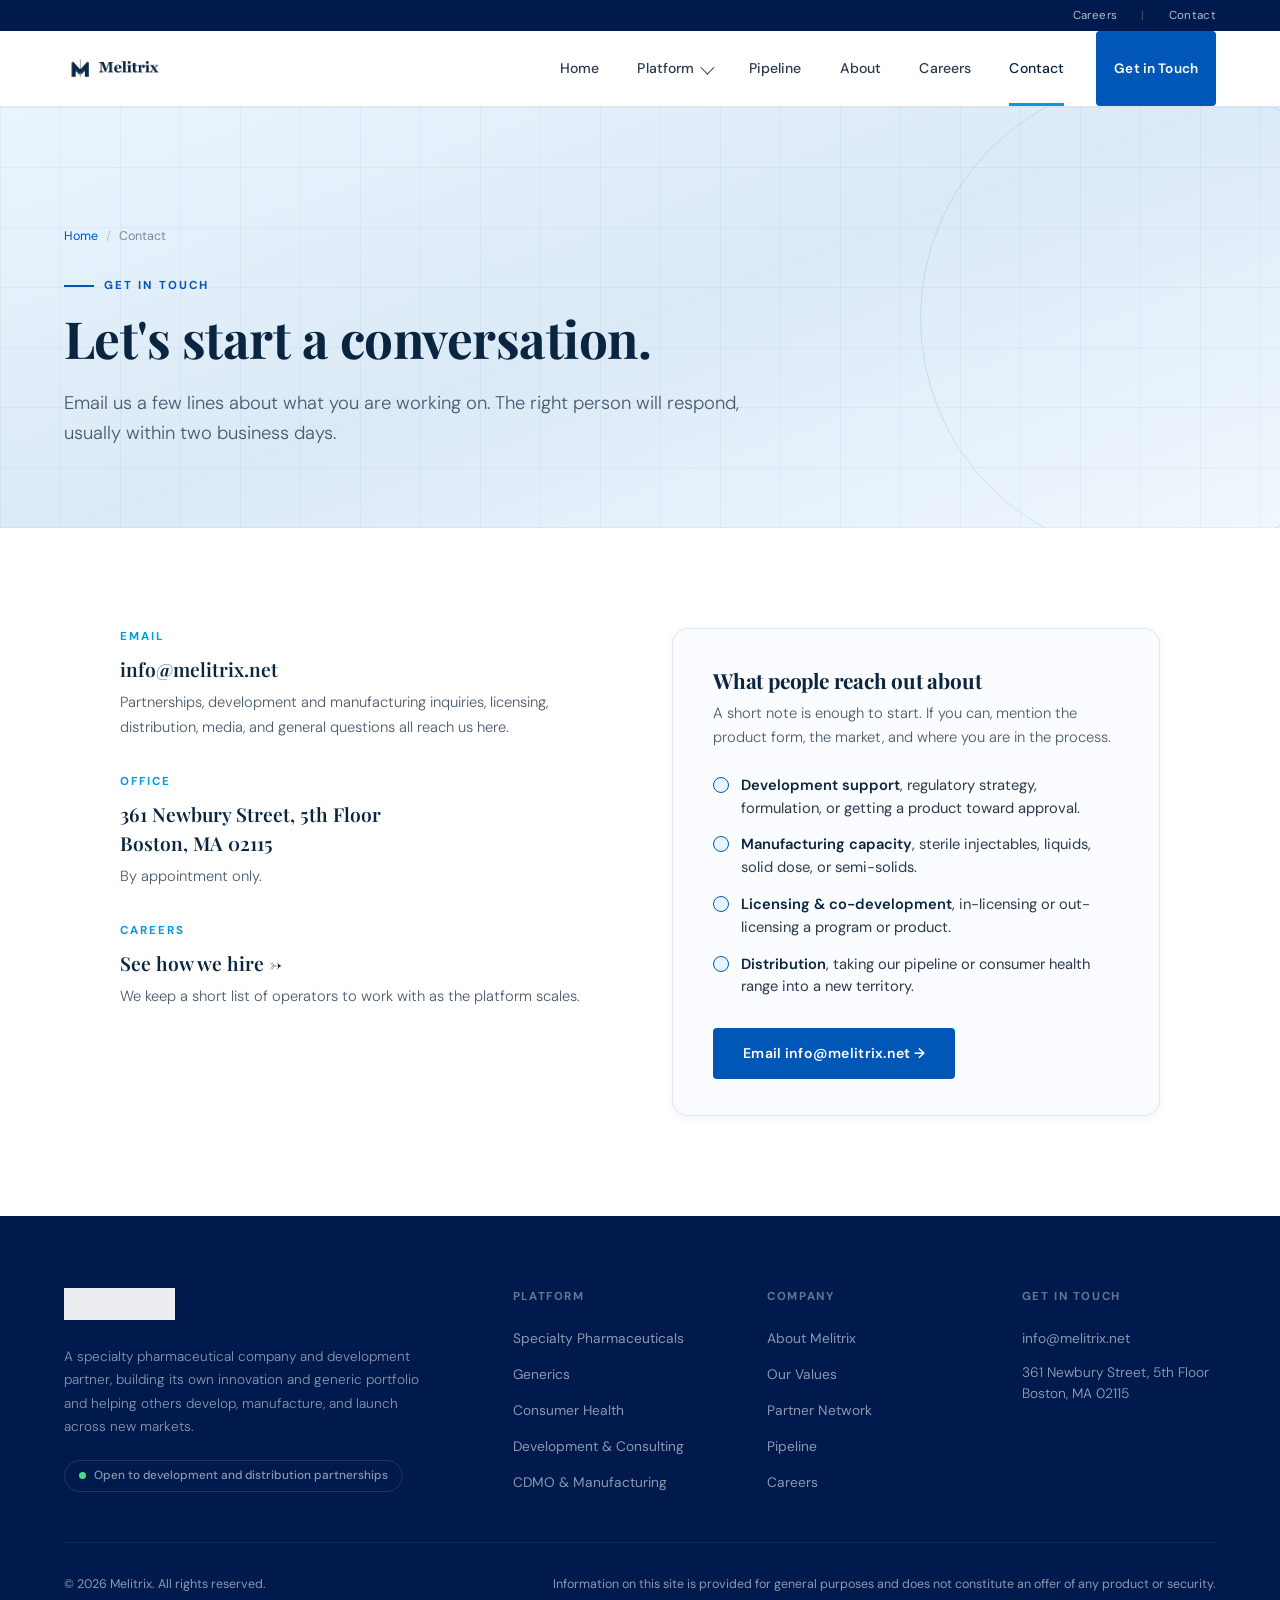
<file: contact.html>
<!DOCTYPE html>
<html lang="en">
<head>
<meta charset="UTF-8">
<meta name="viewport" content="width=device-width, initial-scale=1.0">
<title>Melitrix, Contact</title>
<meta name="description" content="Contact Melitrix for development support, manufacturing capacity, licensing conversations, and distribution partnerships. Boston-based, responding within two business days.">
<link rel="canonical" href="https://melitrix.net/contact.html">
<link rel="icon" href="/favicon.ico" sizes="48x48">
<link rel="icon" type="image/svg+xml" href="/assets/favicon.svg">
<link rel="icon" type="image/png" sizes="32x32" href="/assets/favicon-32.png">
<link rel="apple-touch-icon" href="/assets/apple-touch-icon.png">
<meta name="theme-color" content="#0a2540">
<meta property="og:type" content="website">
<meta property="og:site_name" content="Melitrix">
<meta property="og:title" content="Melitrix, Contact">
<meta property="og:description" content="For development support, manufacturing capacity, licensing, and distribution partnerships.">
<meta property="og:url" content="https://melitrix.net/contact.html">
<meta property="og:image" content="https://melitrix.net/assets/og-image.png">
<meta name="twitter:card" content="summary_large_image">
<link href="https://fonts.googleapis.com/css2?family=Playfair+Display:wght@400;600;700&family=DM+Sans:ital,wght@0,300;0,400;0,500;0,600;1,300&display=swap" rel="stylesheet">
<link rel="stylesheet" href="assets/shared.css?v=4">
<style>
  .contact-section { padding: 100px 5%; background: white; }
  .contact-grid {
    max-width: 1040px;
    margin: 0 auto;
    display: grid;
    grid-template-columns: 1fr 1fr;
    gap: 64px;
    align-items: start;
  }
  .info-block { margin-bottom: 34px; }
  .info-block:last-child { margin-bottom: 0; }
  .info-label {
    font-size: 0.72rem;
    letter-spacing: 0.18em;
    text-transform: uppercase;
    font-weight: 700;
    color: var(--sky);
    margin-bottom: 10px;
  }
  .info-value {
    font-family: 'Playfair Display', serif;
    font-size: 1.2rem;
    color: var(--navy);
    font-weight: 600;
    line-height: 1.5;
  }
  .info-value a { color: inherit; text-decoration: none; }
  .info-value a:hover { color: var(--blue); }
  .info-sub {
    font-size: 0.92rem;
    color: var(--slate);
    line-height: 1.65;
    font-weight: 300;
    margin-top: 6px;
  }

  .reasons-card {
    background: var(--paper);
    border: 1px solid var(--border);
    border-radius: 16px;
    padding: 40px 40px 36px;
    box-shadow: var(--shadow-sm);
  }
  .reasons-card h3 {
    font-family: 'Playfair Display', serif;
    font-size: 1.3rem;
    font-weight: 700;
    color: var(--navy);
    margin-bottom: 8px;
  }
  .reasons-card > p {
    font-size: 0.92rem;
    color: var(--slate);
    line-height: 1.65;
    font-weight: 300;
    margin-bottom: 24px;
  }
  .reason-list { list-style: none; display: flex; flex-direction: column; gap: 14px; }
  .reason-list li {
    display: flex; gap: 12px; align-items: flex-start;
    font-size: 0.92rem;
    color: var(--slate-dark);
    line-height: 1.55;
  }
  .reason-list li::before {
    content: '';
    flex-shrink: 0;
    width: 16px; height: 16px; margin-top: 3px;
    border-radius: 50%;
    background: var(--ice);
    border: 1.5px solid var(--blue);
  }
  .reason-list strong { color: var(--navy); font-weight: 600; }
  .reasons-cta { margin-top: 30px; }

  @media (max-width: 860px) {
    .contact-grid { grid-template-columns: 1fr; gap: 44px; }
    .reasons-card { padding: 32px 28px; }
  }
</style>
</head>
<body>

<div id="site-nav"></div>

<header class="page-header" data-screen-label="Contact / Header">
  <div class="container">
    <div class="crumb reveal">
      <a href="index.html">Home</a>
      <span class="crumb-sep">/</span>
      <span>Contact</span>
    </div>
    <div class="eyebrow reveal">Get in Touch</div>
    <h1 class="reveal reveal-delay-1">Let's start a conversation.</h1>
    <p class="page-sub reveal reveal-delay-2">Email us a few lines about what you are working on. The right person will respond, usually within two business days.</p>
  </div>
</header>

<section class="contact-section" data-screen-label="Contact / Details">
  <div class="contact-grid">

    <div class="contact-info reveal">
      <div class="info-block">
        <div class="info-label">Email</div>
        <div class="info-value"><a href="mailto:info@melitrix.net">info@melitrix.net</a></div>
        <p class="info-sub">Partnerships, development and manufacturing inquiries, licensing, distribution, media, and general questions all reach us here.</p>
      </div>
      <div class="info-block">
        <div class="info-label">Office</div>
        <div class="info-value">361 Newbury Street, 5th Floor<br>Boston, MA 02115</div>
        <p class="info-sub">By appointment only.</p>
      </div>
      <div class="info-block">
        <div class="info-label">Careers</div>
        <div class="info-value"><a href="careers.html">See how we hire &rarr;</a></div>
        <p class="info-sub">We keep a short list of operators to work with as the platform scales.</p>
      </div>
    </div>

    <div class="reasons-card reveal reveal-delay-1">
      <h3>What people reach out about</h3>
      <p>A short note is enough to start. If you can, mention the product form, the market, and where you are in the process.</p>
      <ul class="reason-list">
        <li><span><strong>Development support</strong>, regulatory strategy, formulation, or getting a product toward approval.</span></li>
        <li><span><strong>Manufacturing capacity</strong>, sterile injectables, liquids, solid dose, or semi-solids.</span></li>
        <li><span><strong>Licensing &amp; co-development</strong>, in-licensing or out-licensing a program or product.</span></li>
        <li><span><strong>Distribution</strong>, taking our pipeline or consumer health range into a new territory.</span></li>
      </ul>
      <a href="mailto:info@melitrix.net?subject=Inquiry%20via%20melitrix.net" class="btn btn-primary reasons-cta">Email info@melitrix.net &rarr;</a>
    </div>

  </div>
</section>

<footer class="site-footer" id="site-footer"></footer>
<div id="site-tweaks"></div>

<script src="assets/chrome.js"></script>
<script src="assets/shared.js"></script>
<script>MelitrixChrome.mount('contact');</script>
</body>
</html>
</file>
<file: assets/shared.css>
/* ═══════════════════════════════════════════════
   MELITRIX, Shared stylesheet
   Pfizer-inspired: navy/sky, clean, science-forward
   ═══════════════════════════════════════════════ */

:root {
  --navy: #0a2540;
  --navy-deep: #001a4d;
  --blue: #0057b8;
  --blue-bright: #0071ce;
  --sky: #009bde;
  --sky-light: #4db8e8;
  --ice: #e8f4fd;
  --ice-deep: #d4e8f8;
  --white: #ffffff;
  --paper: #fafcff;
  --slate: #4a5a6e;
  --slate-dark: #2b3a4f;
  --light-slate: #7a8999;
  --border: #dce8f5;
  --border-soft: #edf3fa;
  --gold: #c9a84c;
  --green: #4ade80;

  --shadow-sm: 0 2px 8px rgba(10,37,64,0.06);
  --shadow-md: 0 8px 24px rgba(10,37,64,0.08);
  --shadow-lg: 0 20px 60px rgba(10,37,64,0.1);
}

/* ── Color treatment: LIGHTER Pfizer blue ── */
body[data-theme="light-blue"] {
  --navy: #004b93;
  --navy-deep: #003d7a;
  --blue: #0071ce;
  --sky: #2aa3e3;
}

/* ── Color treatment: DEEPER navy ── */
body[data-theme="deep-navy"] {
  --navy: #001a4d;
  --navy-deep: #000d2e;
  --blue: #003d82;
  --sky: #0085c8;
}

*, *::before, *::after { box-sizing: border-box; margin: 0; padding: 0; }
html { scroll-behavior: smooth; overflow-x: hidden; }

body {
  font-family: 'DM Sans', sans-serif;
  background: var(--white);
  color: var(--slate-dark);
  overflow-x: hidden;
  max-width: 100%;
  line-height: 1.5;
}
img { max-width: 100%; }

/* ── TYPE ── */
h1, h2, h3, h4 {
  font-family: 'Playfair Display', serif;
  color: var(--navy);
  line-height: 1.15;
  letter-spacing: -0.01em;
}

a { color: var(--blue); }

/* ══════════════════════════════════════════════
   NAV, Pfizer-style with mega menu
   ══════════════════════════════════════════════ */
.top-utility {
  background: var(--navy-deep);
  color: rgba(255,255,255,0.7);
  font-size: 0.72rem;
  padding: 7px 5%;
  display: flex; justify-content: flex-end; gap: 24px;
  letter-spacing: 0.03em;
}
.top-utility a {
  color: rgba(255,255,255,0.7);
  text-decoration: none;
  transition: color 0.2s;
}
.top-utility a:hover { color: white; }
.utility-divider { color: rgba(255,255,255,0.25); }

nav.main-nav {
  position: sticky; top: 0; z-index: 100;
  display: flex; align-items: center; justify-content: space-between;
  padding: 0 5%;
  height: 76px;
  background: rgba(255,255,255,0.98);
  border-bottom: 1px solid var(--border);
  backdrop-filter: blur(12px);
}
.nav-logo {
  display: flex; align-items: center;
  text-decoration: none;
}
.nav-logo-img {
  height: 30px;
  width: auto;
  display: block;
}
.logo-wordmark {
  font-family: 'Playfair Display', serif;
  font-size: 1.4rem;
  font-weight: 700;
  color: var(--navy);
  letter-spacing: -0.01em;
}
.logo-wordmark span { color: inherit; }
.footer-logo { display: inline-block; margin-bottom: 18px; }
.footer-logo-img {
  height: 32px;
  width: auto;
  display: block;
  /* Brand wordmark ships in navy; render it white on the dark footer. */
  filter: brightness(0) invert(1);
  opacity: 0.92;
}

.nav-menu {
  display: flex; gap: 2px; list-style: none;
  height: 100%;
  align-items: stretch;
}
.nav-menu > li {
  display: flex; align-items: center;
  position: relative;
}
.nav-menu > li > a {
  text-decoration: none;
  font-size: 0.88rem;
  font-weight: 500;
  color: var(--slate-dark);
  letter-spacing: 0.01em;
  padding: 0 18px;
  height: 100%;
  display: flex; align-items: center; gap: 6px;
  transition: color 0.2s;
  position: relative;
}
.nav-menu > li > a::after {
  content: ''; position: absolute; bottom: 0; left: 18px; right: 18px;
  height: 3px; background: var(--sky);
  transform: scaleX(0); transform-origin: left;
  transition: transform 0.25s ease;
}
.nav-menu > li:hover > a,
.nav-menu > li > a.active { color: var(--navy); }
.nav-menu > li:hover > a::after,
.nav-menu > li > a.active::after { transform: scaleX(1); }

.chev {
  width: 10px; height: 10px;
  border-right: 1.5px solid currentColor;
  border-bottom: 1.5px solid currentColor;
  transform: rotate(45deg) translateY(-2px);
  transition: transform 0.2s;
}
.nav-menu > li:hover .chev { transform: rotate(225deg) translateY(-2px); }

.mega {
  position: absolute;
  top: 100%; left: 50%;
  transform: translateX(-50%) translateY(6px);
  min-width: 640px;
  background: white;
  border: 1px solid var(--border);
  border-top: 3px solid var(--sky);
  border-radius: 0 0 12px 12px;
  box-shadow: var(--shadow-lg);
  padding: 32px;
  opacity: 0;
  visibility: hidden;
  transition: opacity 0.2s, transform 0.2s, visibility 0.2s;
  display: grid; grid-template-columns: 1fr 1fr;
  gap: 28px 36px;
}
.nav-menu > li:hover .mega {
  opacity: 1;
  visibility: visible;
  transform: translateX(-50%) translateY(0);
}
.mega-col-title {
  font-family: 'Playfair Display', serif;
  font-size: 0.75rem;
  font-weight: 700;
  letter-spacing: 0.15em;
  text-transform: uppercase;
  color: var(--sky);
  margin-bottom: 14px;
  padding-bottom: 10px;
  border-bottom: 1px solid var(--border-soft);
}
.mega a {
  display: block;
  padding: 9px 0;
  text-decoration: none;
  font-size: 0.88rem;
  color: var(--slate-dark);
  font-weight: 500;
  transition: color 0.15s, padding 0.15s;
}
.mega a:hover { color: var(--blue); padding-left: 6px; }
.mega-desc {
  display: block;
  font-size: 0.78rem;
  color: var(--light-slate);
  font-weight: 400;
  margin-top: 2px;
}
.mega-feature {
  grid-column: 1 / -1;
  background: linear-gradient(135deg, var(--ice) 0%, var(--white) 100%);
  border: 1px solid var(--border);
  border-radius: 8px;
  padding: 18px 22px;
  display: flex; align-items: center; justify-content: space-between;
  gap: 16px;
  margin-top: 6px;
}
.mega-feature-text { font-size: 0.85rem; color: var(--slate-dark); }
.mega-feature-text strong { color: var(--navy); font-weight: 600; }
.mega-feature-link {
  font-size: 0.8rem;
  font-weight: 600;
  color: var(--blue);
  text-decoration: none;
  white-space: nowrap;
}
.mega-feature-link::after { content: ' →'; }

.nav-cta {
  background: var(--blue);
  color: white !important;
  padding: 10px 22px;
  border-radius: 4px;
  font-weight: 600 !important;
  font-size: 0.85rem !important;
  text-decoration: none;
  letter-spacing: 0.02em;
  transition: background 0.2s, transform 0.15s;
  margin-left: 12px;
}
.nav-cta:hover { background: var(--navy); transform: translateY(-1px); }

/* ── Mobile menu toggle (hamburger) ── */
.nav-toggle {
  display: none;
  flex-direction: column;
  justify-content: center;
  gap: 5px;
  width: 44px; height: 44px;
  padding: 10px;
  background: transparent;
  border: 0;
  cursor: pointer;
}
.nav-toggle span {
  display: block;
  height: 2px;
  width: 100%;
  background: var(--navy);
  border-radius: 2px;
  transition: transform 0.25s ease, opacity 0.2s ease;
}
.nav-toggle.is-open span:nth-child(1) { transform: translateY(7px) rotate(45deg); }
.nav-toggle.is-open span:nth-child(2) { opacity: 0; }
.nav-toggle.is-open span:nth-child(3) { transform: translateY(-7px) rotate(-45deg); }

/* ── Mobile menu panel ── */
.mobile-menu {
  position: fixed;
  top: 76px; left: 0; right: 0; bottom: 0;
  z-index: 99;
  background: white;
  overflow-y: auto;
  border-top: 1px solid var(--border);
  animation: mobile-menu-in 0.2s ease;
}
@keyframes mobile-menu-in {
  from { opacity: 0; transform: translateY(-8px); }
  to { opacity: 1; transform: translateY(0); }
}
.mobile-menu-inner {
  display: flex;
  flex-direction: column;
  padding: 16px 6% 48px;
}
.mobile-link {
  font-family: 'Playfair Display', serif;
  font-size: 1.15rem;
  font-weight: 700;
  color: var(--navy);
  text-decoration: none;
  padding: 16px 0 10px;
  border-bottom: 1px solid var(--border-soft);
}
.mobile-link.active { color: var(--blue); }
.mobile-sublink {
  font-size: 0.9rem;
  font-weight: 500;
  color: var(--slate);
  text-decoration: none;
  padding: 11px 0 11px 16px;
  border-bottom: 1px solid var(--border-soft);
}
.mobile-sublink:hover, .mobile-link:hover { color: var(--blue); }
.mobile-cta { margin-top: 28px; justify-content: center; }
body.menu-open { overflow: hidden; }

/* ══════════════════════════════════════════════
   SHARED PAGE PRIMITIVES
   ══════════════════════════════════════════════ */
section { padding: 100px 5%; }
.container { max-width: 1240px; margin: 0 auto; }

.eyebrow {
  font-size: 0.72rem;
  font-weight: 700;
  letter-spacing: 0.18em;
  text-transform: uppercase;
  color: var(--sky);
  margin-bottom: 14px;
  display: inline-flex; align-items: center; gap: 10px;
  flex-wrap: wrap;
  max-width: 100%;
}
.eyebrow::before {
  content: ''; display: block;
  width: 30px; height: 2px;
  background: var(--sky);
  flex-shrink: 0;
}
@media (max-width: 560px) {
  .eyebrow { letter-spacing: 0.12em; font-size: 0.68rem; }
}

.section-title {
  font-size: clamp(1.9rem, 3vw, 2.7rem);
  font-weight: 700;
  color: var(--navy);
  line-height: 1.15;
  margin-bottom: 18px;
  text-wrap: balance;
}
.section-lead {
  font-size: 1.05rem;
  line-height: 1.7;
  color: var(--slate);
  font-weight: 300;
  max-width: 640px;
  text-wrap: pretty;
}

/* Buttons */
.btn {
  display: inline-flex; align-items: center; gap: 8px;
  padding: 13px 28px;
  border-radius: 4px;
  font-size: 0.88rem;
  font-weight: 600;
  text-decoration: none;
  border: 2px solid transparent;
  cursor: pointer;
  transition: background 0.2s, transform 0.15s, border-color 0.2s;
  letter-spacing: 0.02em;
  font-family: inherit;
}
.btn-primary { background: var(--blue); color: white; border-color: var(--blue); }
.btn-primary:hover { background: var(--navy); border-color: var(--navy); transform: translateY(-1px); }
.btn-outline { background: transparent; color: var(--blue); border-color: var(--blue); }
.btn-outline:hover { background: var(--blue); color: white; transform: translateY(-1px); }
.btn-white { background: white; color: var(--navy); border-color: white; }
.btn-white:hover { transform: translateY(-2px); box-shadow: 0 8px 24px rgba(0,0,0,0.2); }
.btn-ghost { background: transparent; color: white; border-color: rgba(255,255,255,0.5); }
.btn-ghost:hover { border-color: white; background: rgba(255,255,255,0.08); }

/* Page header (inner pages) */
.page-header {
  position: relative;
  padding: 120px 5% 80px;
  background: linear-gradient(160deg, #eaf4fc 0%, #dbeaf7 50%, #f0f7fd 100%);
  overflow: hidden;
}
.page-header::before {
  content: '';
  position: absolute; inset: 0;
  background-image:
    linear-gradient(rgba(0,87,184,0.05) 1px, transparent 1px),
    linear-gradient(90deg, rgba(0,87,184,0.05) 1px, transparent 1px);
  background-size: 60px 60px;
  pointer-events: none;
}
.page-header::after {
  content: '';
  position: absolute;
  right: -120px; top: 50%;
  transform: translateY(-50%);
  width: 480px; height: 480px;
  border-radius: 50%;
  border: 1px solid rgba(0,155,222,0.18);
}
.page-header .container { position: relative; z-index: 2; }
.page-header .eyebrow { color: var(--blue); }
.page-header .eyebrow::before { background: var(--blue); }
.page-header h1 {
  font-size: clamp(2.4rem, 4vw, 3.4rem);
  font-weight: 700;
  color: var(--navy);
  margin-bottom: 20px;
  max-width: 780px;
  text-wrap: balance;
}
.page-header .page-sub {
  font-size: 1.15rem;
  line-height: 1.65;
  color: var(--slate);
  font-weight: 300;
  max-width: 680px;
  text-wrap: pretty;
}

/* Breadcrumb */
.crumb {
  font-size: 0.78rem;
  color: var(--light-slate);
  margin-bottom: 24px;
  display: flex; gap: 8px; align-items: center;
}
.crumb a { color: var(--blue); text-decoration: none; }
.crumb a:hover { text-decoration: underline; }
.crumb-sep { opacity: 0.4; }

/* ══════════════════════════════════════════════
   FOOTER
   ══════════════════════════════════════════════ */
footer.site-footer {
  background: var(--navy-deep);
  padding: 72px 5% 40px;
  color: rgba(255,255,255,0.55);
}
.footer-inner {
  max-width: 1240px; margin: 0 auto;
  display: grid; grid-template-columns: 2fr 1fr 1fr 1fr;
  gap: 60px;
  padding-bottom: 48px;
  border-bottom: 1px solid rgba(255,255,255,0.08);
  margin-bottom: 32px;
}
.footer-brand .logo-wordmark { color: white; font-size: 1.5rem; margin-bottom: 18px; display: inline-block; }
.footer-brand p { font-size: 0.85rem; line-height: 1.7; font-weight: 300; max-width: 360px; }
.footer-col-title {
  font-size: 0.72rem;
  font-weight: 700;
  letter-spacing: 0.14em;
  text-transform: uppercase;
  color: rgba(255,255,255,0.4);
  margin-bottom: 20px;
}
.footer-links { list-style: none; display: flex; flex-direction: column; gap: 12px; }
.footer-links a {
  text-decoration: none;
  font-size: 0.86rem;
  color: rgba(255,255,255,0.55);
  transition: color 0.2s;
}
.footer-links a:hover { color: white; }
.footer-addr {
  font-size: 0.86rem;
  font-weight: 300;
  color: rgba(255,255,255,0.6);
  line-height: 1.55;
}
.footer-bottom {
  max-width: 1240px; margin: 0 auto;
  display: flex; justify-content: space-between; align-items: center;
  font-size: 0.78rem;
  flex-wrap: wrap; gap: 12px;
}
.footer-badge {
  display: inline-flex; align-items: center; gap: 8px;
  padding: 6px 14px;
  border-radius: 100px;
  border: 1px solid rgba(255,255,255,0.12);
  font-size: 0.74rem;
  font-weight: 500;
  margin-top: 22px;
}
.dot-live {
  width: 7px; height: 7px; border-radius: 50%;
  background: var(--green);
  animation: pulse-live 2s infinite;
  box-shadow: 0 0 0 0 var(--green);
}
@keyframes pulse-live {
  0%, 100% { opacity: 1; }
  50% { opacity: 0.4; }
}

/* ══════════════════════════════════════════════
   SCROLL REVEAL
   ══════════════════════════════════════════════ */
.reveal {
  opacity: 0;
  transform: translateY(28px);
  transition: opacity 0.65s ease, transform 0.65s ease;
}
.reveal.visible {
  opacity: 1;
  transform: translateY(0);
}
.reveal-delay-1 { transition-delay: 0.1s; }
.reveal-delay-2 { transition-delay: 0.2s; }
.reveal-delay-3 { transition-delay: 0.3s; }
.reveal-delay-4 { transition-delay: 0.4s; }

/* ══════════════════════════════════════════════
   RESPONSIVE
   ══════════════════════════════════════════════ */
@media (max-width: 1024px) {
  .nav-menu { display: none; }
  .top-utility { display: none; }
  .nav-toggle { display: flex; }
  .footer-inner { grid-template-columns: 1fr 1fr; gap: 40px; }
}
@media (min-width: 1025px) {
  .mobile-menu { display: none !important; }
}
@media (max-width: 640px) {
  section { padding: 72px 5%; }
  .page-header { padding: 80px 5% 60px; }
  .footer-inner { grid-template-columns: 1fr; }
  .footer-bottom { flex-direction: column; align-items: flex-start; }
}

/* ══════════════════════════════════════════════
   TWEAKS PANEL
   ══════════════════════════════════════════════ */
#tweaks-panel {
  position: fixed;
  right: 20px; bottom: 20px;
  z-index: 999;
  background: white;
  border: 1px solid var(--border);
  border-radius: 12px;
  box-shadow: var(--shadow-lg);
  padding: 20px;
  width: 280px;
  display: none;
  font-family: 'DM Sans', sans-serif;
}
#tweaks-panel.open { display: block; }
#tweaks-panel h4 {
  font-family: 'DM Sans', sans-serif;
  font-size: 0.85rem;
  font-weight: 700;
  color: var(--navy);
  margin-bottom: 14px;
  letter-spacing: 0.04em;
  text-transform: uppercase;
  display: flex; justify-content: space-between; align-items: center;
}
.tweak-group { margin-bottom: 18px; }
.tweak-group:last-child { margin-bottom: 0; }
.tweak-label {
  font-size: 0.72rem;
  font-weight: 600;
  color: var(--slate);
  margin-bottom: 8px;
  letter-spacing: 0.05em;
  text-transform: uppercase;
}
.tweak-options {
  display: flex; gap: 6px; flex-wrap: wrap;
}
.tweak-btn {
  flex: 1;
  padding: 8px 10px;
  border: 1px solid var(--border);
  background: white;
  border-radius: 6px;
  font-size: 0.78rem;
  font-weight: 500;
  color: var(--slate);
  cursor: pointer;
  transition: all 0.15s;
  font-family: inherit;
  text-align: center;
  min-width: 0;
}
.tweak-btn:hover { border-color: var(--blue); color: var(--blue); }
.tweak-btn.active {
  background: var(--blue);
  color: white;
  border-color: var(--blue);
}
</file>
